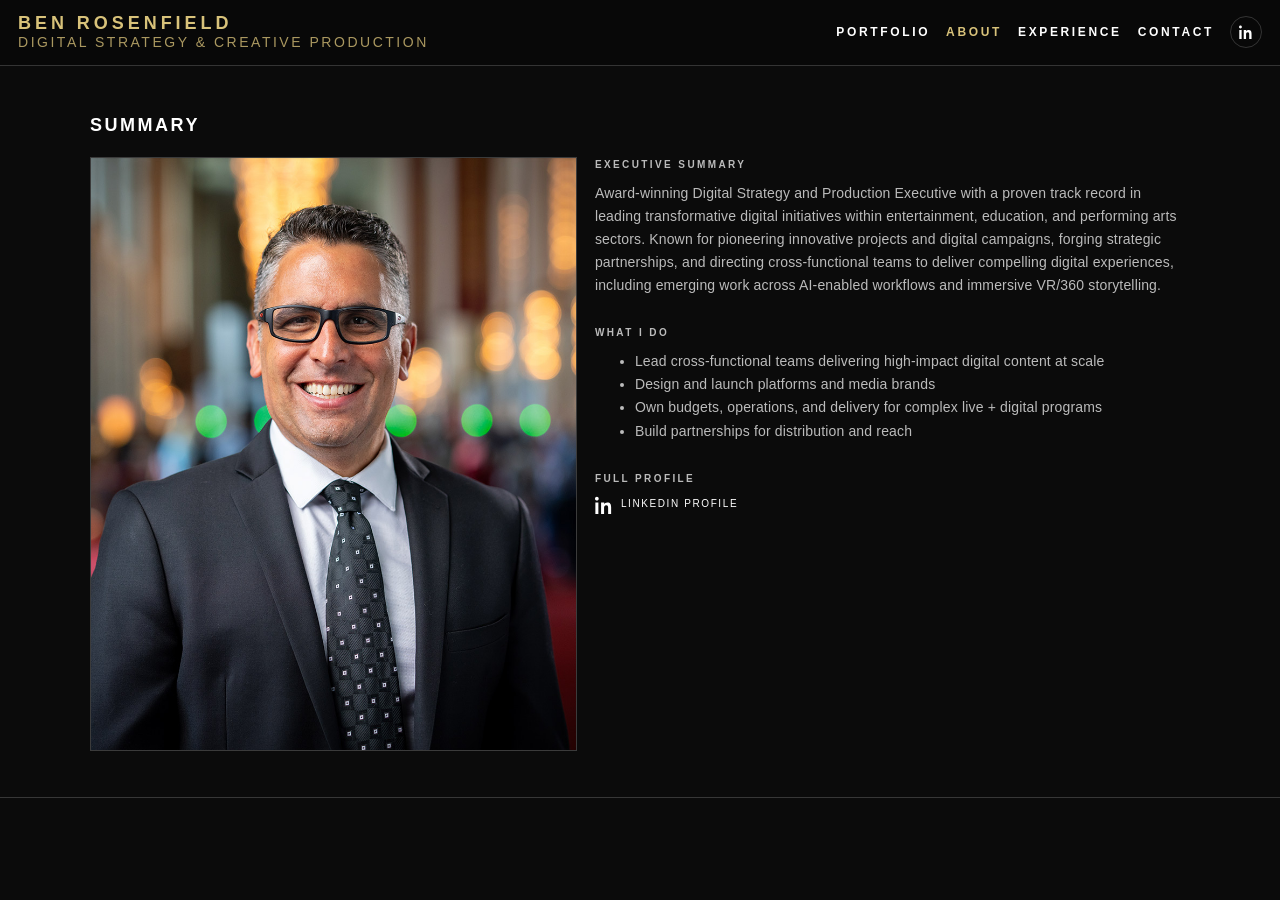
<file: about.html>
<!doctype html>
<html lang="en"><head>
<meta charset="utf-8"/><meta name="viewport" content="width=device-width, initial-scale=1"/><meta name="robots" content="noindex, nofollow"/>
<title>Ben Rosenfield — About</title><link rel="stylesheet" href="styles.css"/></head>
<body>
<a class="skip" href="#main">Skip to content</a>

  <header class="header">
    <div class="brandwrap">
      <a href="index.html" class="brand">BEN ROSENFIELD</a>
      <div class="tagline">Digital Strategy &amp; Creative Production</div>
    </div>
    <nav class="nav" aria-label="Primary">
      <a href="index.html">Portfolio</a>
      <a href="about.html" aria-current="page">About</a>
      <a href="experience.html">Experience</a>
      <a href="contact.html">Contact</a>
      <a href="https://www.linkedin.com/in/ben-r-7b629113b/" class="pill pill--icon" aria-label="LinkedIn"><svg aria-hidden="true" viewBox="0 0 24 24" focusable="false"><path d="M4.98 3.5C4.98 4.88 3.9 6 2.5 6S0 4.88 0 3.5 1.08 1 2.5 1s2.48 1.12 2.48 2.5zM0.5 8.5h4V24h-4V8.5zM8.5 8.5h3.8v2.1h.1c.5-1 1.9-2.1 4-2.1 4.3 0 5.1 2.8 5.1 6.5V24h-4v-7.5c0-1.8 0-4.1-2.5-4.1s-2.9 1.9-2.9 4V24h-4V8.5z"/></svg></a>
    </nav>
  </header>

<main id="main">
    <section class="section">
      <div class="section__head"><h2>Summary</h2></div>

      <div class="about-top">
        <div class="photo">
          <img src="images/headshot.jpg" alt="Ben Rosenfield photo placeholder" />
        </div>

        <div class="block">
          <h3>Executive Summary</h3>
          <p>
            Award-winning Digital Strategy and Production Executive with a proven track record in leading transformative digital initiatives within entertainment,
            education, and performing arts sectors. Known for pioneering innovative projects and digital campaigns, forging strategic partnerships, and directing
            cross-functional teams to deliver compelling digital experiences, including emerging work across AI-enabled workflows and immersive VR/360 storytelling.
          </p>
          <h3>What I do</h3>
          <ul>
            <li>Lead cross-functional teams delivering high-impact digital content at scale</li>
            <li>Design and launch platforms and media brands</li>
            <li>Own budgets, operations, and delivery for complex live + digital programs</li>
            <li>Build partnerships for distribution and reach</li>
          </ul>
          <h3>Full profile</h3>
          <p>
            <a class="linkedin-link" href="https://www.linkedin.com/in/ben-r-7b629113b/">
              <svg aria-hidden="true" viewBox="0 0 24 24" focusable="false">
                <path d="M4.98 3.5C4.98 4.88 3.9 6 2.5 6S0 4.88 0 3.5 1.08 1 2.5 1s2.48 1.12 2.48 2.5zM0.5 8.5h4V24h-4V8.5zM8.5 8.5h3.8v2.1h.1c.5-1 1.9-2.1 4-2.1 4.3 0 5.1 2.8 5.1 6.5V24h-4v-7.5c0-1.8 0-4.1-2.5-4.1s-2.9 1.9-2.9 4V24h-4V8.5z"/>
              </svg>
              <span>LinkedIn profile</span>
            </a>
          </p>
        </div>
      </div>
    </section>

</main>
</body></html>
</file>
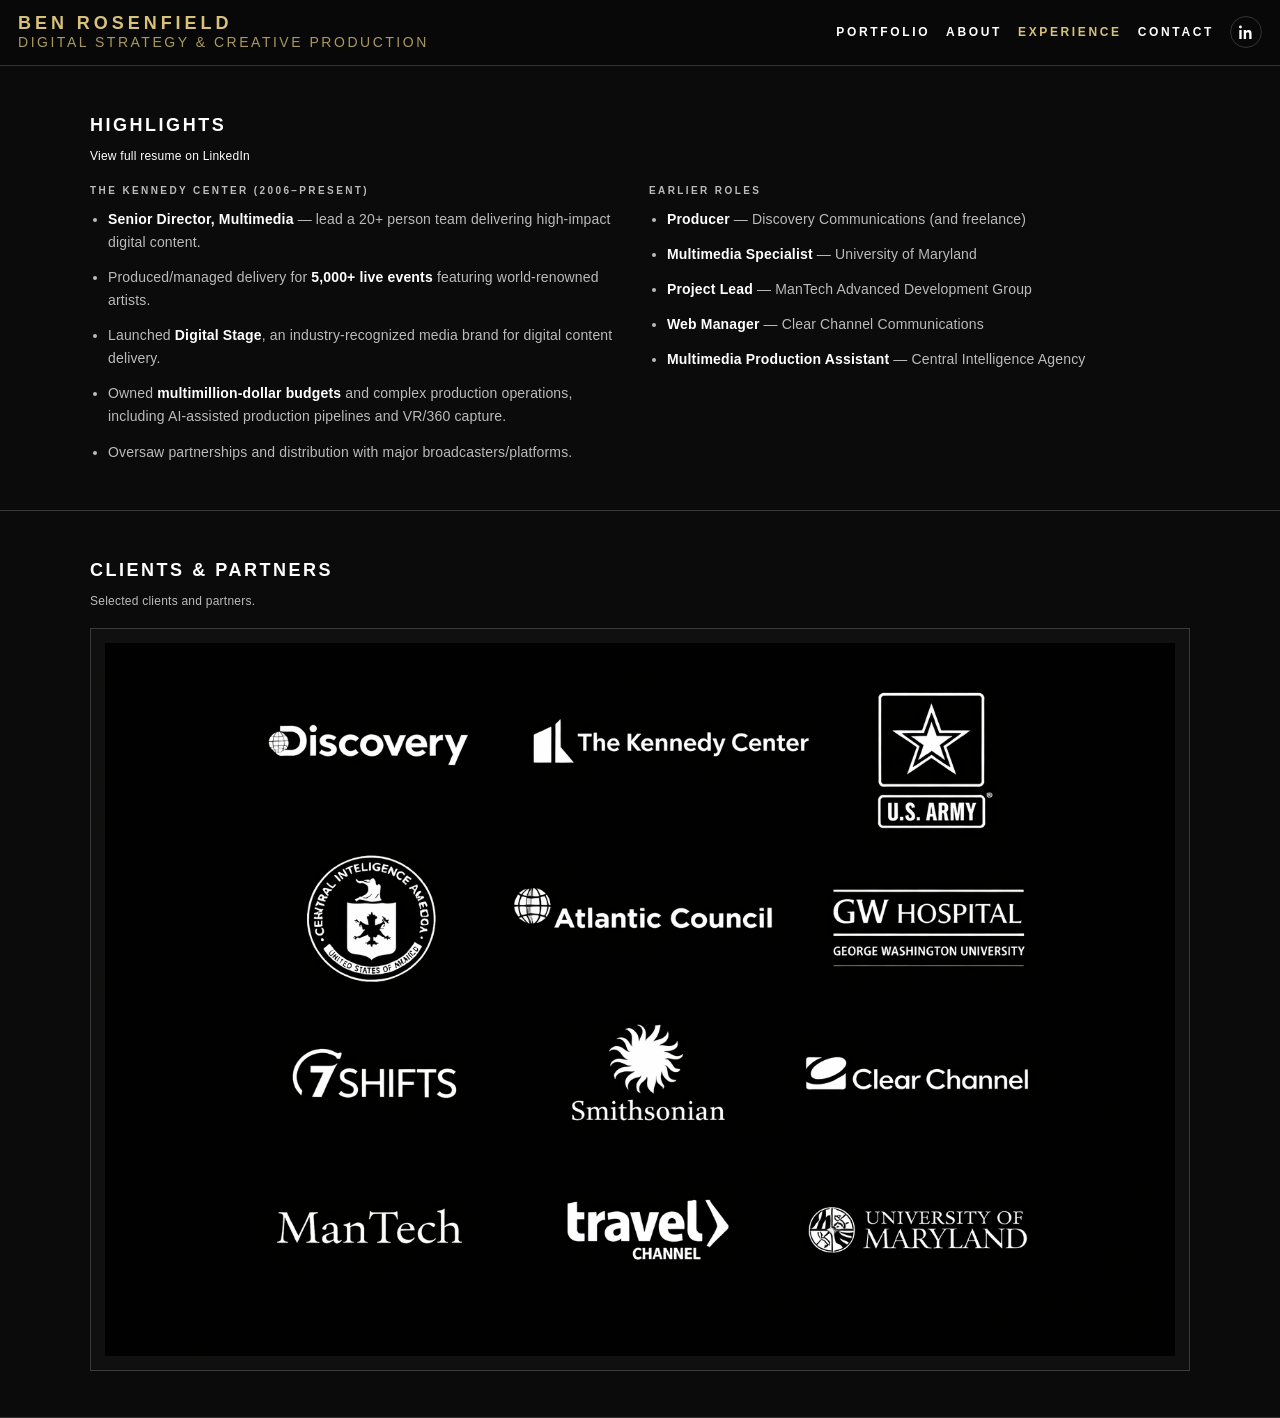
<file: experience.html>
<!doctype html>
<html lang="en"><head>
<meta charset="utf-8"/><meta name="viewport" content="width=device-width, initial-scale=1"/><meta name="robots" content="noindex, nofollow"/>
<title>Ben Rosenfield — Experience</title><link rel="stylesheet" href="styles.css"/></head>
<body>
<a class="skip" href="#main">Skip to content</a>

  <header class="header">
    <div class="brandwrap">
      <a href="index.html" class="brand">BEN ROSENFIELD</a>
      <div class="tagline">Digital Strategy &amp; Creative Production</div>
    </div>
    <nav class="nav" aria-label="Primary">
      <a href="index.html">Portfolio</a>
      <a href="about.html">About</a>
      <a href="experience.html" aria-current="page">Experience</a>
      <a href="contact.html">Contact</a>
      <a href="https://www.linkedin.com/in/ben-r-7b629113b/" class="pill pill--icon" aria-label="LinkedIn"><svg aria-hidden="true" viewBox="0 0 24 24" focusable="false"><path d="M4.98 3.5C4.98 4.88 3.9 6 2.5 6S0 4.88 0 3.5 1.08 1 2.5 1s2.48 1.12 2.48 2.5zM0.5 8.5h4V24h-4V8.5zM8.5 8.5h3.8v2.1h.1c.5-1 1.9-2.1 4-2.1 4.3 0 5.1 2.8 5.1 6.5V24h-4v-7.5c0-1.8 0-4.1-2.5-4.1s-2.9 1.9-2.9 4V24h-4V8.5z"/></svg></a>
    </nav>
  </header>

<main id="main">
  <section class="section">
    <div class="section__head">
      <h2>Highlights</h2>
      <p class="subhead"><a href="https://www.linkedin.com/in/ben-r-7b629113b/">View full resume on LinkedIn</a></p>
    </div>
    <div class="content content--two">
      <div class="panel">
        <h3>The Kennedy Center (2006–Present)</h3>
        <ul>
          <li><strong>Senior Director, Multimedia</strong> — lead a 20+ person team delivering high-impact digital content.</li>
          <li>Produced/managed delivery for <strong>5,000+ live events</strong> featuring world-renowned artists.</li>
          <li>Launched <strong>Digital Stage</strong>, an industry-recognized media brand for digital content delivery.</li>
          <li>Owned <strong>multimillion-dollar budgets</strong> and complex production operations, including AI-assisted production pipelines and VR/360 capture.</li>
          <li>Oversaw partnerships and distribution with major broadcasters/platforms.</li>
        </ul>
      </div>
      <div class="panel">
        <h3>Earlier roles</h3>
        <ul>
          <li><strong>Producer</strong> — Discovery Communications (and freelance)</li>
          <li><strong>Multimedia Specialist</strong> — University of Maryland</li>
          <li><strong>Project Lead</strong> — ManTech Advanced Development Group</li>
          <li><strong>Web Manager</strong> — Clear Channel Communications</li>
          <li><strong>Multimedia Production Assistant</strong> — Central Intelligence Agency</li>
        </ul>
      </div>
    </div>
  </section>

  <section class="section">
    <div class="section__head">
      <h2>Clients & Partners</h2>
      <p class="subhead">Selected clients and partners.</p>
    </div>
    
      <div style="max-width:var(--max);margin:0 auto;">
        <div style="border:1px solid var(--hair); background:rgba(255,255,255,.02); padding:14px;">
          <img src="images/clients.png" alt="Client and partner logos" style="width:100%; height:auto; display:block;" />
        </div>
      </div>
    
    </div>
  </section>
</main>
</body></html>
</file>
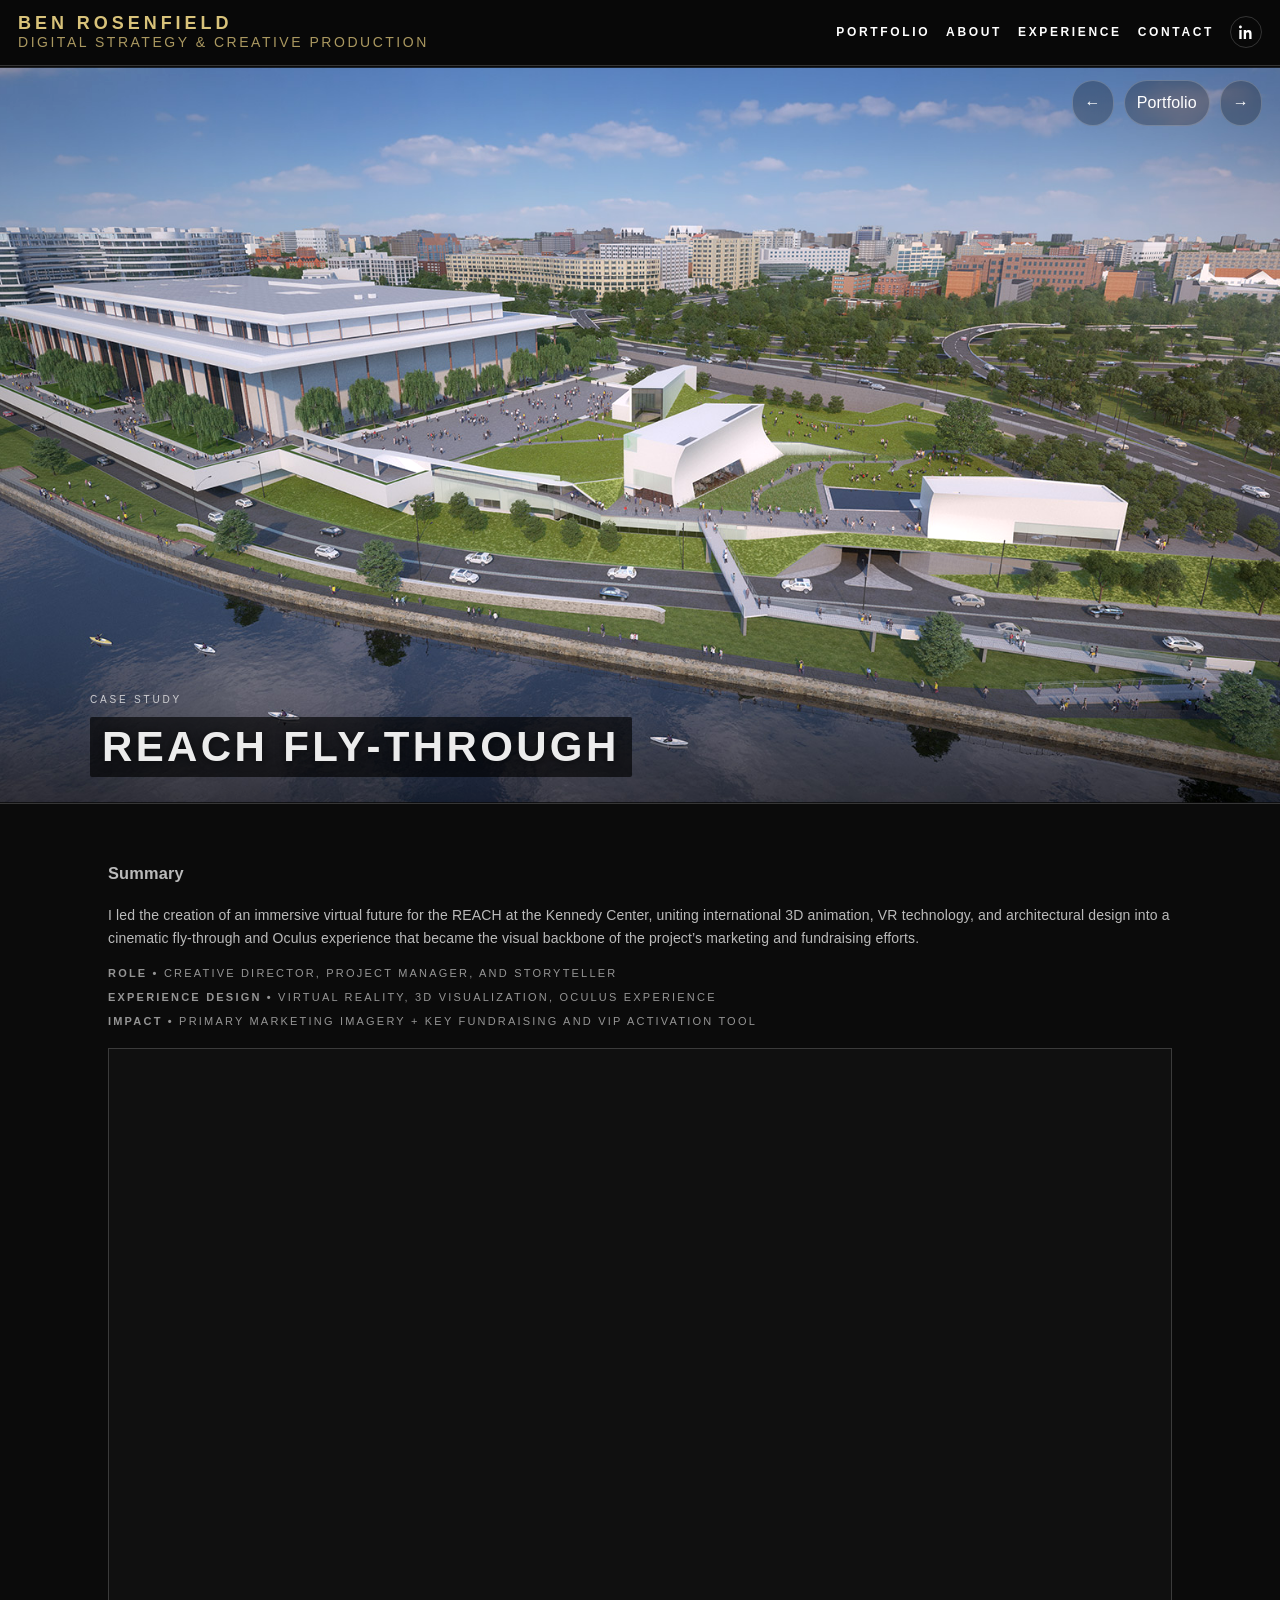
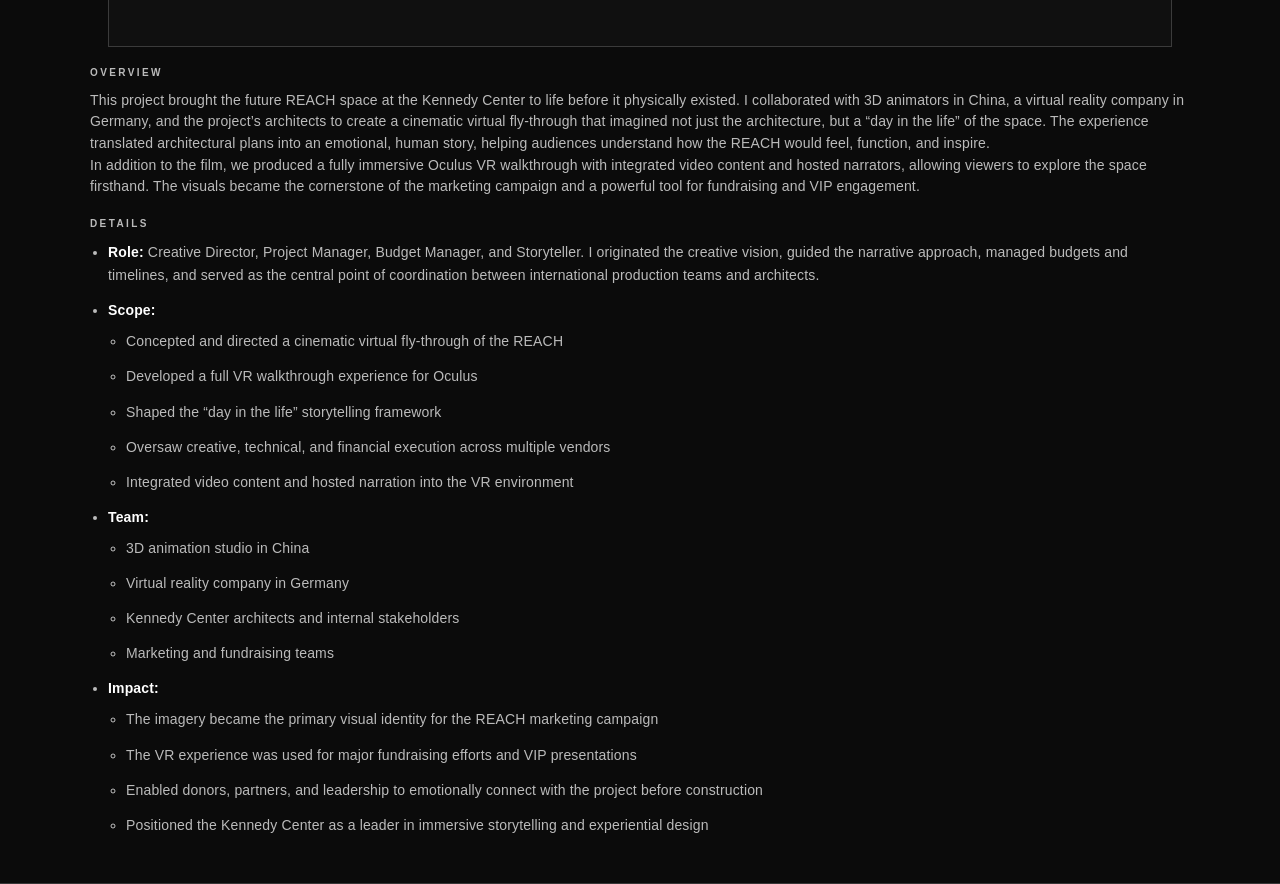
<file: project-1.html>
<!doctype html>
<html lang="en"><head>
<meta charset="utf-8"/><meta name="viewport" content="width=device-width, initial-scale=1"/><meta name="robots" content="noindex, nofollow"/>
<title>Ben Rosenfield — Reach Fly-through</title><link rel="stylesheet" href="styles.css"/></head>
<body>
<a class="skip" href="#main">Skip to content</a>

  <header class="header">
    <div class="brandwrap">
      <a href="index.html" class="brand">BEN ROSENFIELD</a>
      <div class="tagline">Digital Strategy &amp; Creative Production</div>
    </div>
    <nav class="nav" aria-label="Primary">
      <a href="index.html">Portfolio</a>
      <a href="about.html">About</a>
      <a href="experience.html">Experience</a>
      <a href="contact.html">Contact</a>
      <a href="https://www.linkedin.com/in/ben-r-7b629113b/" class="pill pill--icon" aria-label="LinkedIn"><svg aria-hidden="true" viewBox="0 0 24 24" focusable="false"><path d="M4.98 3.5C4.98 4.88 3.9 6 2.5 6S0 4.88 0 3.5 1.08 1 2.5 1s2.48 1.12 2.48 2.5zM0.5 8.5h4V24h-4V8.5zM8.5 8.5h3.8v2.1h.1c.5-1 1.9-2.1 4-2.1 4.3 0 5.1 2.8 5.1 6.5V24h-4v-7.5c0-1.8 0-4.1-2.5-4.1s-2.9 1.9-2.9 4V24h-4V8.5z"/></svg></a>
    </nav>
  </header>

<main id="main">
  
  <section class="cover-bleed">
    <div class="project-cover" aria-label="Project cover image">
      <img src="images/project-1.jpg" alt="Reach Fly-through cover" />
      <div class="cover-nav" aria-label="Project navigation">
        <a href="project-8.html" aria-label="Previous project">←</a>
        <a href="index.html" aria-label="Back to home">Portfolio</a>
        <a href="project-2.html" aria-label="Next project">→</a>
      </div>
      <div class="cover-inner">
        <div class="cover-max">
          <p class="cover-kicker">Case Study</p>
          <h1 class="cover-title"><span class="cover-title-box">Reach Fly-through</span></h1>
        </div>
      </div>
    </div>
  </section>
<section class="section" style="padding-top:22px;">
      <div class="project-meta">
        <h3>Summary</h3>
        <p>I led the creation of an immersive virtual future for the REACH at the Kennedy Center, uniting international 3D animation, VR technology, and architectural design into a cinematic fly-through and Oculus experience that became the visual backbone of the project’s marketing and fundraising efforts.</p>
        <div class="meta-row meta-row--stack">
          <span><strong>Role •</strong> Creative Director, Project Manager, and Storyteller</span>
          <span><strong>Experience Design •</strong> Virtual Reality, 3D Visualization, Oculus Experience</span>
          <span><strong>Impact •</strong> Primary marketing imagery + key fundraising and VIP activation tool</span>
        </div>
      
      <div class="embed">
        <div class="embed__frame">
          <iframe
            src="https://www.youtube.com/embed/8PKVQceFPK0"
            title="YouTube video player"
            loading="lazy"
            allow="accelerometer; autoplay; clipboard-write; encrypted-media; gyroscope; picture-in-picture; web-share"
            referrerpolicy="strict-origin-when-cross-origin"
            allowfullscreen
          ></iframe>
        </div>
      </div>
</div>

    <div class="project-body project-body--stack">
      <div class="panel">
        <h3>Overview</h3>
        <p>This project brought the future REACH space at the Kennedy Center to life before it physically existed. I collaborated with 3D animators in China, a virtual reality company in Germany, and the project’s architects to create a cinematic virtual fly-through that imagined not just the architecture, but a “day in the life” of the space. The experience translated architectural plans into an emotional, human story, helping audiences understand how the REACH would feel, function, and inspire.</p>
        <p>In addition to the film, we produced a fully immersive Oculus VR walkthrough with integrated video content and hosted narrators, allowing viewers to explore the space firsthand. The visuals became the cornerstone of the marketing campaign and a powerful tool for fundraising and VIP engagement.</p>
      </div>
      <div class="panel">
        <h3>Details</h3>
        <ul>
          <li><strong>Role:</strong> Creative Director, Project Manager, Budget Manager, and Storyteller. I originated the creative vision, guided the narrative approach, managed budgets and timelines, and served as the central point of coordination between international production teams and architects.</li>
          <li><strong>Scope:</strong>
            <ul>
              <li>Concepted and directed a cinematic virtual fly-through of the REACH</li>
              <li>Developed a full VR walkthrough experience for Oculus</li>
              <li>Shaped the “day in the life” storytelling framework</li>
              <li>Oversaw creative, technical, and financial execution across multiple vendors</li>
              <li>Integrated video content and hosted narration into the VR environment</li>
            </ul>
          </li>
          <li><strong>Team:</strong>
            <ul>
              <li>3D animation studio in China</li>
              <li>Virtual reality company in Germany</li>
              <li>Kennedy Center architects and internal stakeholders</li>
              <li>Marketing and fundraising teams</li>
            </ul>
          </li>
          <li><strong>Impact:</strong>
            <ul>
              <li>The imagery became the primary visual identity for the REACH marketing campaign</li>
              <li>The VR experience was used for major fundraising efforts and VIP presentations</li>
              <li>Enabled donors, partners, and leadership to emotionally connect with the project before construction</li>
              <li>Positioned the Kennedy Center as a leader in immersive storytelling and experiential design</li>
            </ul>
          </li>
        </ul>
      </div>
    </div>
  </section>
</main>
</body></html>
</file>
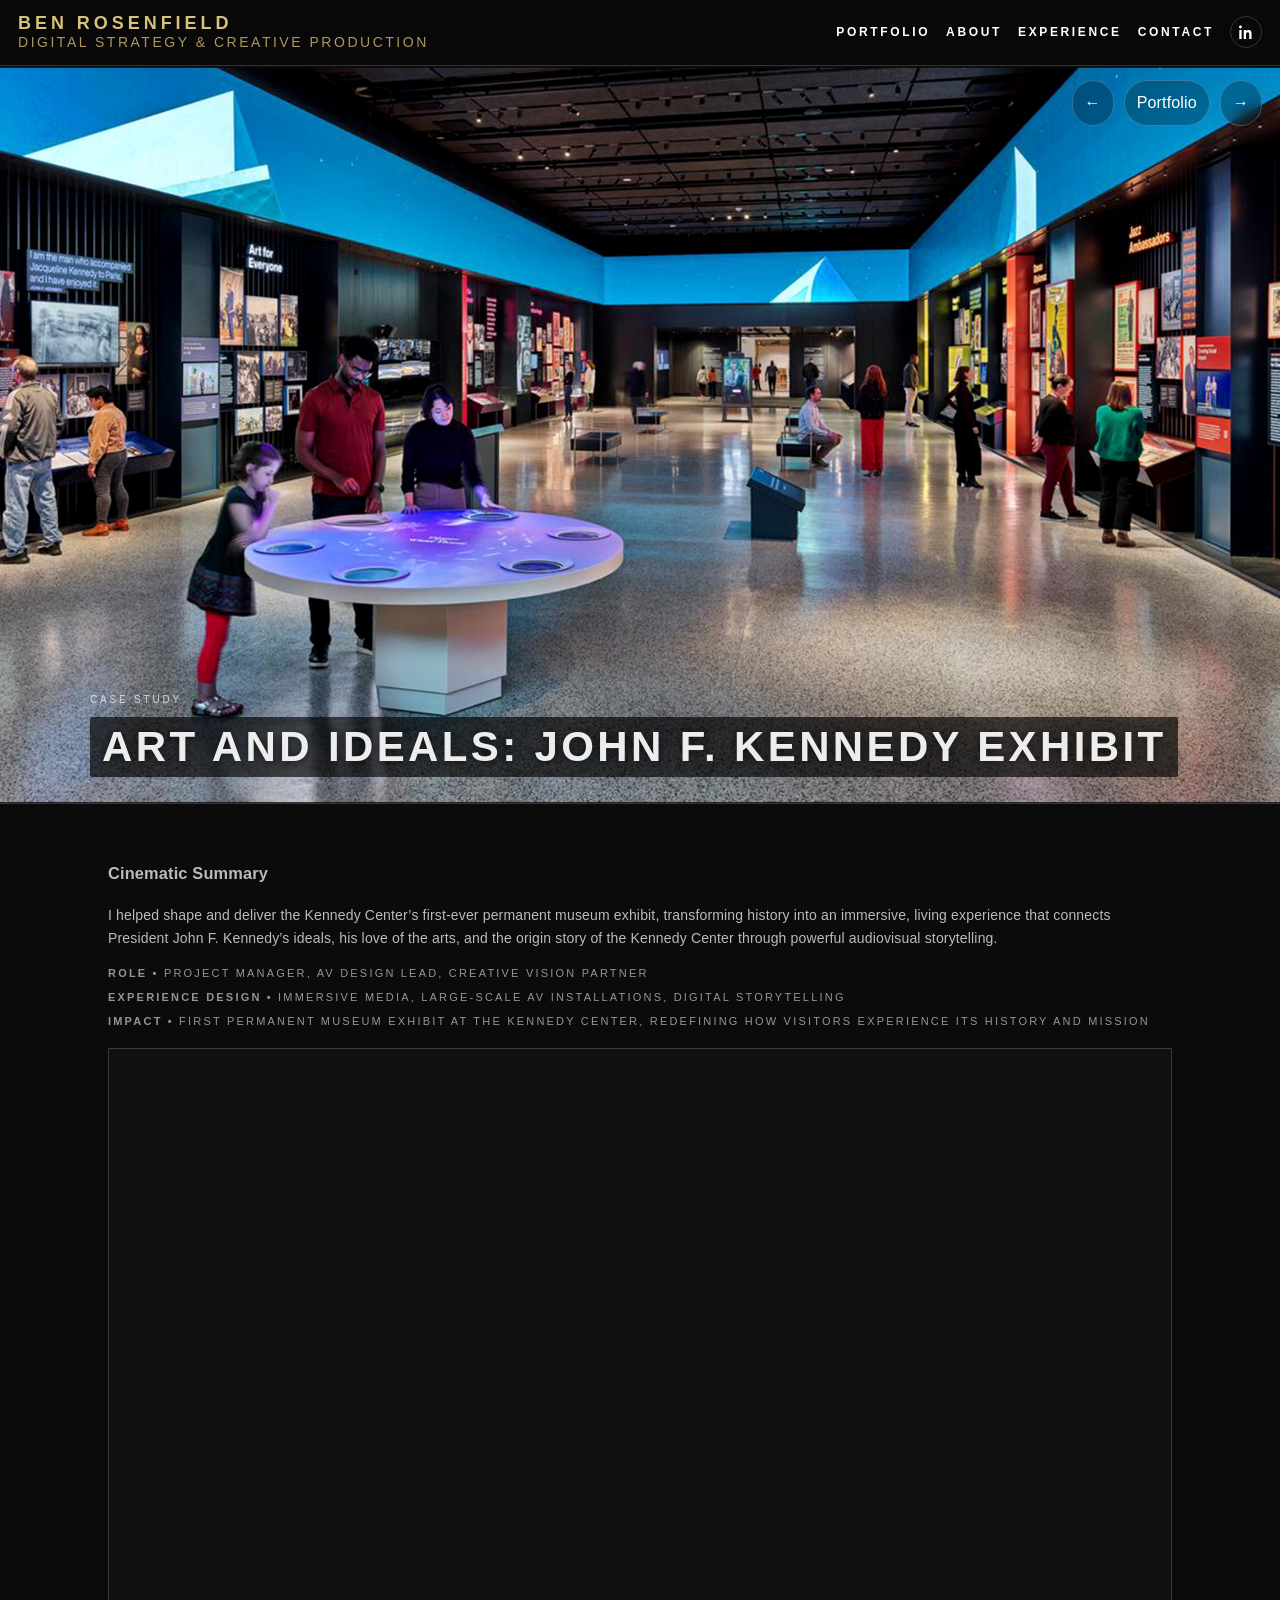
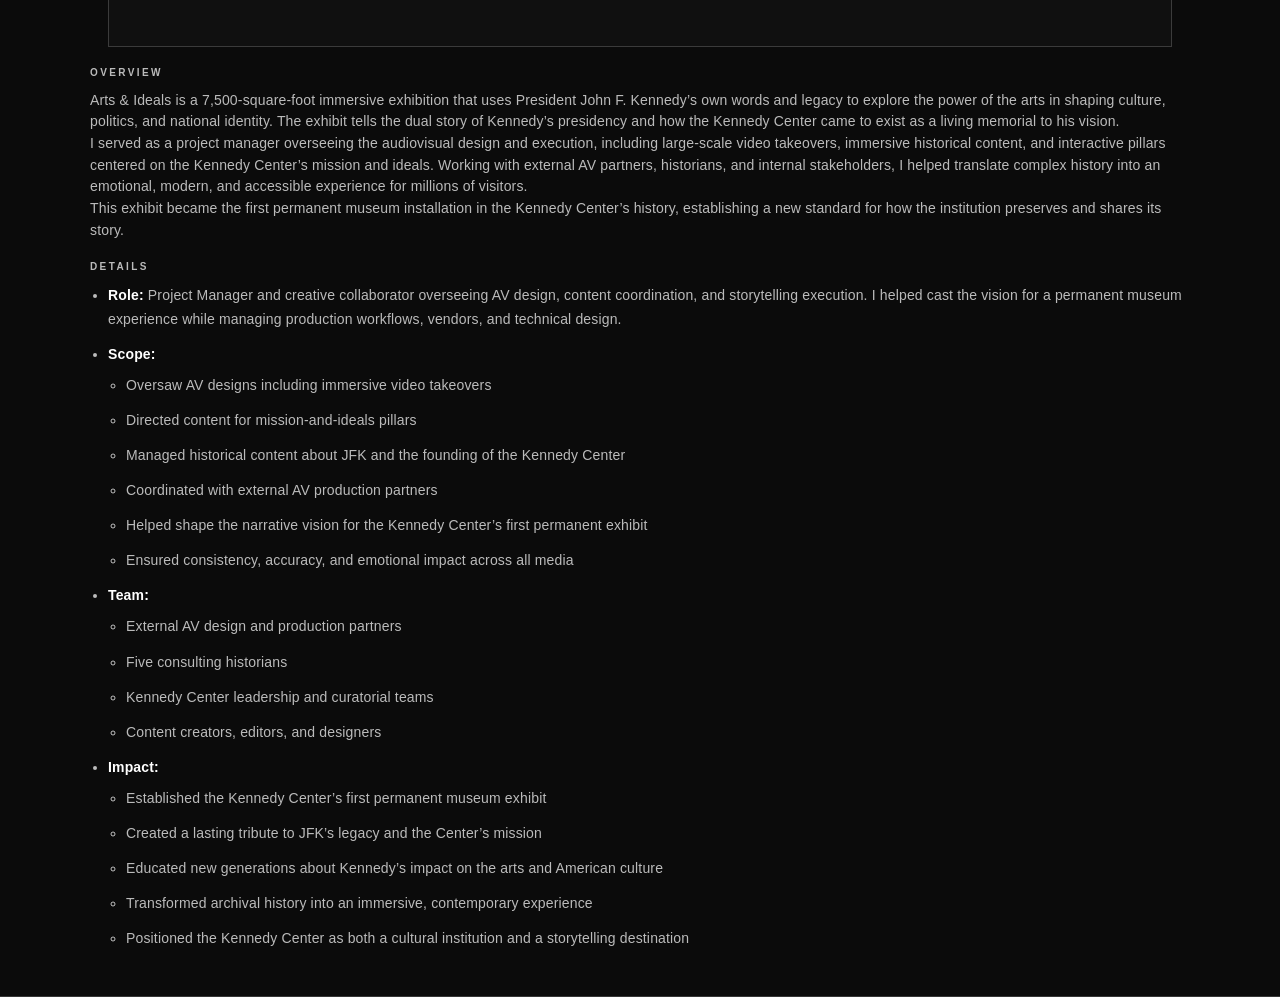
<file: project-2.html>
<!doctype html>
<html lang="en"><head>
<meta charset="utf-8"/><meta name="viewport" content="width=device-width, initial-scale=1"/><meta name="robots" content="noindex, nofollow"/>
<title>Ben Rosenfield — Art and Ideals: John F. Kennedy Exhibit</title><link rel="stylesheet" href="styles.css"/></head>
<body>
<a class="skip" href="#main">Skip to content</a>

  <header class="header">
    <div class="brandwrap">
      <a href="index.html" class="brand">BEN ROSENFIELD</a>
      <div class="tagline">Digital Strategy &amp; Creative Production</div>
    </div>
    <nav class="nav" aria-label="Primary">
      <a href="index.html">Portfolio</a>
      <a href="about.html">About</a>
      <a href="experience.html">Experience</a>
      <a href="contact.html">Contact</a>
      <a href="https://www.linkedin.com/in/ben-r-7b629113b/" class="pill pill--icon" aria-label="LinkedIn"><svg aria-hidden="true" viewBox="0 0 24 24" focusable="false"><path d="M4.98 3.5C4.98 4.88 3.9 6 2.5 6S0 4.88 0 3.5 1.08 1 2.5 1s2.48 1.12 2.48 2.5zM0.5 8.5h4V24h-4V8.5zM8.5 8.5h3.8v2.1h.1c.5-1 1.9-2.1 4-2.1 4.3 0 5.1 2.8 5.1 6.5V24h-4v-7.5c0-1.8 0-4.1-2.5-4.1s-2.9 1.9-2.9 4V24h-4V8.5z"/></svg></a>
    </nav>
  </header>

<main id="main">
  
  <section class="cover-bleed">
    <div class="project-cover" aria-label="Project cover image">
      <img src="images/project-2.jpg" alt="Art and Ideals: John F. Kennedy Exhibit cover" />
      <div class="cover-nav" aria-label="Project navigation">
        <a href="project-1.html" aria-label="Previous project">←</a>
        <a href="index.html" aria-label="Back to home">Portfolio</a>
        <a href="project-3.html" aria-label="Next project">→</a>
      </div>
      <div class="cover-inner">
        <div class="cover-max">
          <p class="cover-kicker">Case Study</p>
          <h1 class="cover-title"><span class="cover-title-box">Art and Ideals: John F. Kennedy Exhibit</span></h1>
        </div>
      </div>
    </div>
  </section>
<section class="section" style="padding-top:22px;">
      <div class="project-meta">
        <h3>Cinematic Summary</h3>
        <p>I helped shape and deliver the Kennedy Center’s first-ever permanent museum exhibit, transforming history into an immersive, living experience that connects President John F. Kennedy’s ideals, his love of the arts, and the origin story of the Kennedy Center through powerful audiovisual storytelling.</p>
        <div class="meta-row meta-row--stack">
          <span><strong>Role •</strong> Project Manager, AV Design Lead, Creative Vision Partner</span>
          <span><strong>Experience Design •</strong> Immersive Media, Large-Scale AV Installations, Digital Storytelling</span>
          <span><strong>Impact •</strong> First permanent museum exhibit at the Kennedy Center, redefining how visitors experience its history and mission</span>
        </div>
      
      <div class="embed">
        <div class="embed__frame">
          <iframe
            src="https://www.youtube.com/embed/775FDTDYkMM"
            title="YouTube video player"
            loading="lazy"
            allow="accelerometer; autoplay; clipboard-write; encrypted-media; gyroscope; picture-in-picture; web-share"
            referrerpolicy="strict-origin-when-cross-origin"
            allowfullscreen
          ></iframe>
        </div>
      </div>
</div>

    <div class="project-body project-body--stack">
      <div class="panel">
        <h3>Overview</h3>
        <p>Arts &amp; Ideals is a 7,500-square-foot immersive exhibition that uses President John F. Kennedy’s own words and legacy to explore the power of the arts in shaping culture, politics, and national identity. The exhibit tells the dual story of Kennedy’s presidency and how the Kennedy Center came to exist as a living memorial to his vision.</p>
        <p>I served as a project manager overseeing the audiovisual design and execution, including large-scale video takeovers, immersive historical content, and interactive pillars centered on the Kennedy Center’s mission and ideals. Working with external AV partners, historians, and internal stakeholders, I helped translate complex history into an emotional, modern, and accessible experience for millions of visitors.</p>
        <p>This exhibit became the first permanent museum installation in the Kennedy Center’s history, establishing a new standard for how the institution preserves and shares its story.</p>
      </div>
      <div class="panel">
        <h3>Details</h3>
        <ul>
          <li><strong>Role:</strong> Project Manager and creative collaborator overseeing AV design, content coordination, and storytelling execution. I helped cast the vision for a permanent museum experience while managing production workflows, vendors, and technical design.</li>
          <li><strong>Scope:</strong>
            <ul>
              <li>Oversaw AV designs including immersive video takeovers</li>
              <li>Directed content for mission-and-ideals pillars</li>
              <li>Managed historical content about JFK and the founding of the Kennedy Center</li>
              <li>Coordinated with external AV production partners</li>
              <li>Helped shape the narrative vision for the Kennedy Center’s first permanent exhibit</li>
              <li>Ensured consistency, accuracy, and emotional impact across all media</li>
            </ul>
          </li>
          <li><strong>Team:</strong>
            <ul>
              <li>External AV design and production partners</li>
              <li>Five consulting historians</li>
              <li>Kennedy Center leadership and curatorial teams</li>
              <li>Content creators, editors, and designers</li>
            </ul>
          </li>
          <li><strong>Impact:</strong>
            <ul>
              <li>Established the Kennedy Center’s first permanent museum exhibit</li>
              <li>Created a lasting tribute to JFK’s legacy and the Center’s mission</li>
              <li>Educated new generations about Kennedy’s impact on the arts and American culture</li>
              <li>Transformed archival history into an immersive, contemporary experience</li>
              <li>Positioned the Kennedy Center as both a cultural institution and a storytelling destination</li>
            </ul>
          </li>
        </ul>
      </div>
    </div>
  </section>
</main>
</body></html>
</file>
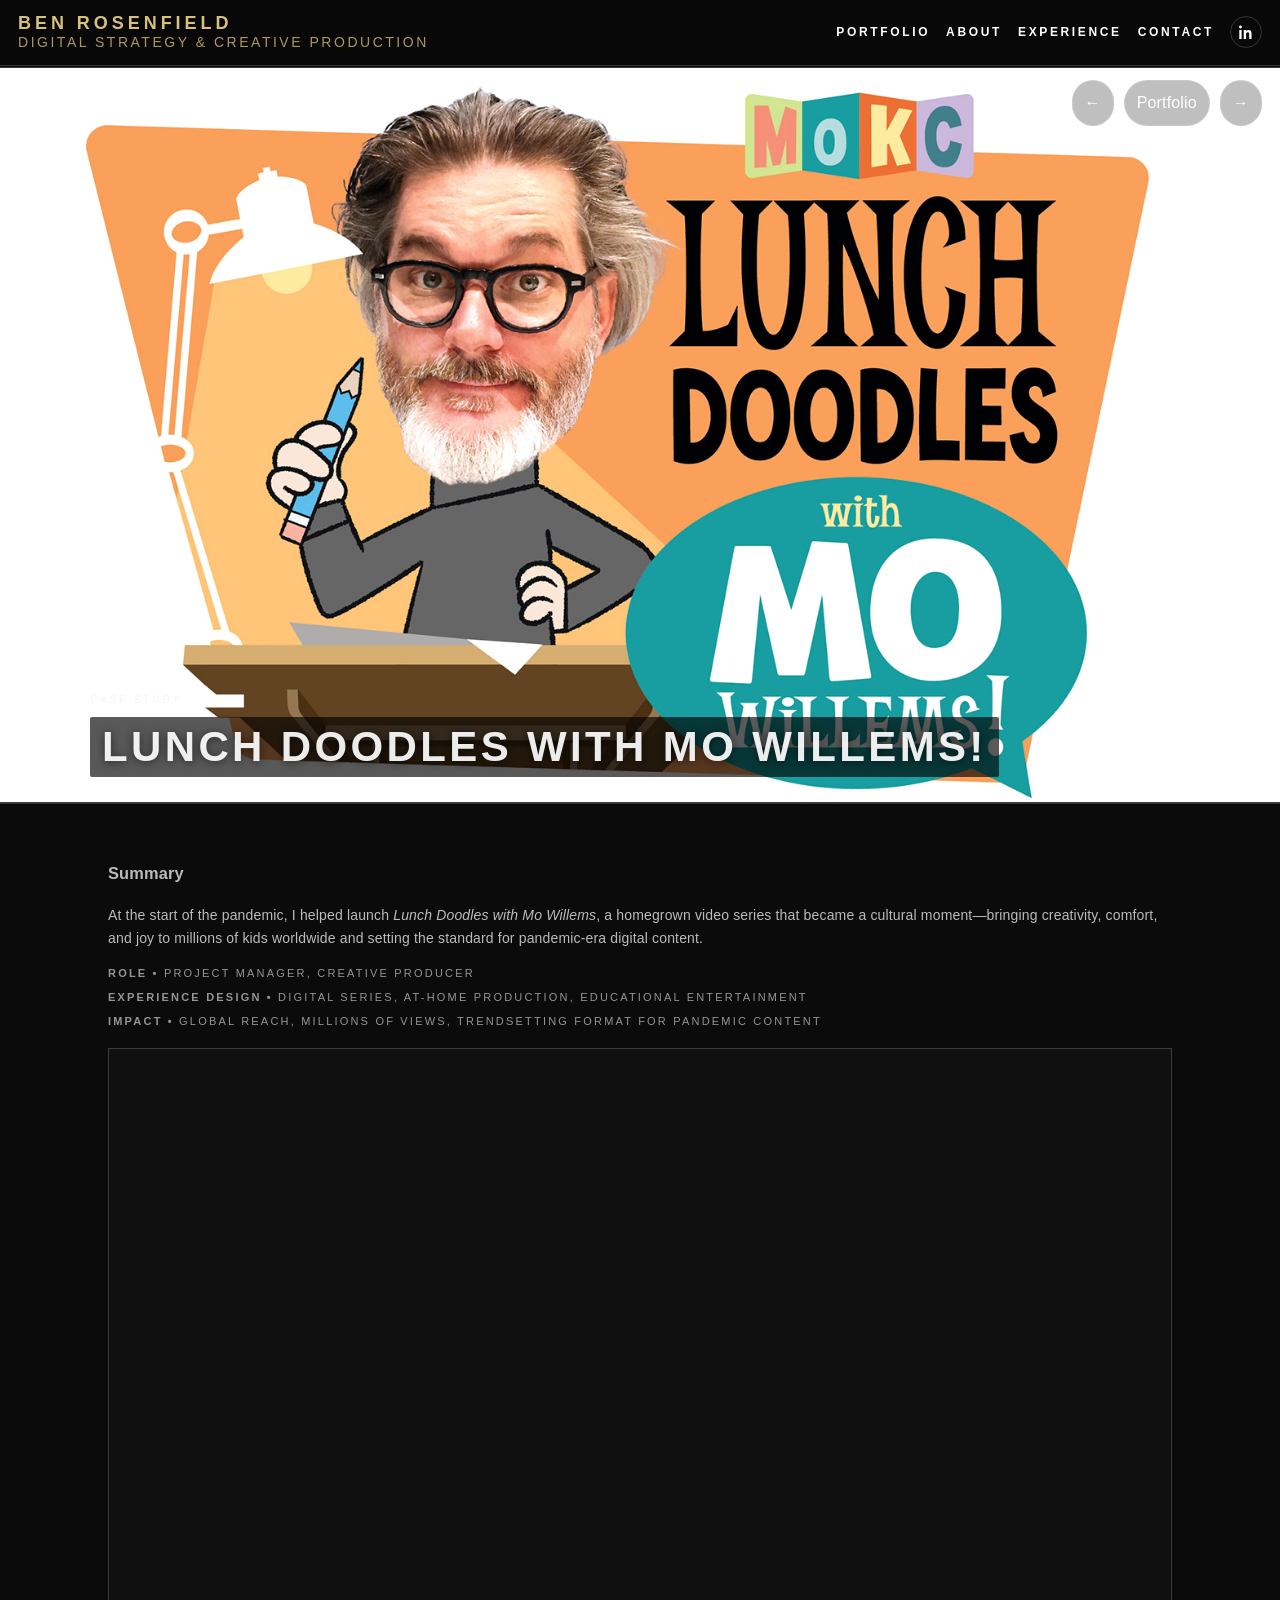
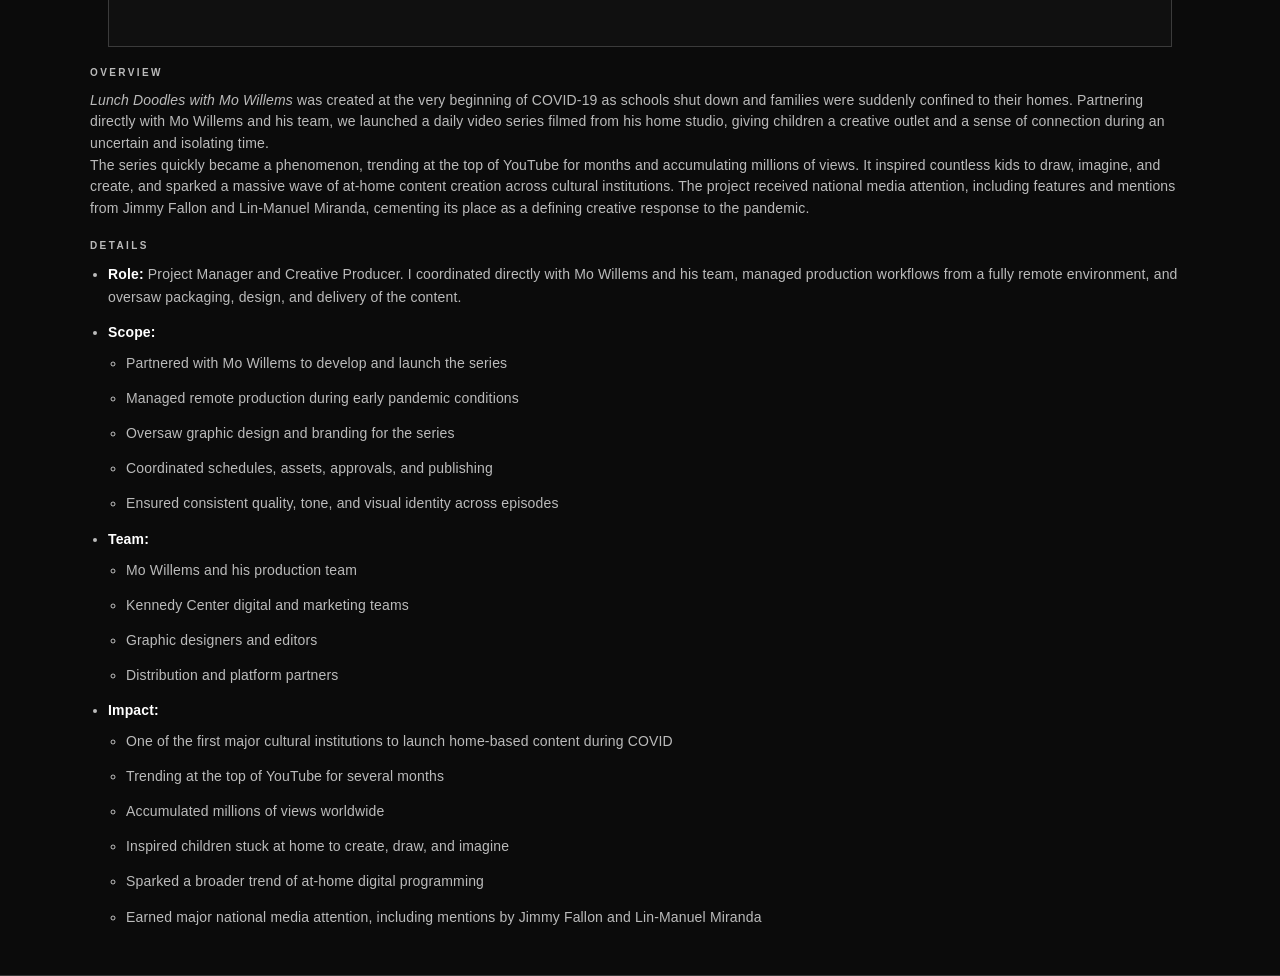
<file: project-3.html>
<!doctype html>
<html lang="en"><head>
<meta charset="utf-8"/><meta name="viewport" content="width=device-width, initial-scale=1"/><meta name="robots" content="noindex, nofollow"/>
<title>Ben Rosenfield — LUNCH DOODLES with Mo Willems!</title><link rel="stylesheet" href="styles.css"/></head>
<body>
<a class="skip" href="#main">Skip to content</a>

  <header class="header">
    <div class="brandwrap">
      <a href="index.html" class="brand">BEN ROSENFIELD</a>
      <div class="tagline">Digital Strategy &amp; Creative Production</div>
    </div>
    <nav class="nav" aria-label="Primary">
      <a href="index.html">Portfolio</a>
      <a href="about.html">About</a>
      <a href="experience.html">Experience</a>
      <a href="contact.html">Contact</a>
      <a href="https://www.linkedin.com/in/ben-r-7b629113b/" class="pill pill--icon" aria-label="LinkedIn"><svg aria-hidden="true" viewBox="0 0 24 24" focusable="false"><path d="M4.98 3.5C4.98 4.88 3.9 6 2.5 6S0 4.88 0 3.5 1.08 1 2.5 1s2.48 1.12 2.48 2.5zM0.5 8.5h4V24h-4V8.5zM8.5 8.5h3.8v2.1h.1c.5-1 1.9-2.1 4-2.1 4.3 0 5.1 2.8 5.1 6.5V24h-4v-7.5c0-1.8 0-4.1-2.5-4.1s-2.9 1.9-2.9 4V24h-4V8.5z"/></svg></a>
    </nav>
  </header>

<main id="main">
  
  <section class="cover-bleed">
    <div class="project-cover" aria-label="Project cover image">
      <img src="images/project-3.jpg" alt="LUNCH DOODLES with Mo Willems! cover" />
      <div class="cover-nav" aria-label="Project navigation">
        <a href="project-2.html" aria-label="Previous project">←</a>
        <a href="index.html" aria-label="Back to home">Portfolio</a>
        <a href="project-4.html" aria-label="Next project">→</a>
      </div>
      <div class="cover-inner">
        <div class="cover-max">
          <p class="cover-kicker">Case Study</p>
          <h1 class="cover-title"><span class="cover-title-box">LUNCH DOODLES with Mo Willems!</span></h1>
        </div>
      </div>
    </div>
  </section>
<section class="section" style="padding-top:22px;">
      <div class="project-meta">
        <h3>Summary</h3>
        <p>At the start of the pandemic, I helped launch <em>Lunch Doodles with Mo Willems</em>, a homegrown video series that became a cultural moment—bringing creativity, comfort, and joy to millions of kids worldwide and setting the standard for pandemic-era digital content.</p>
        <div class="meta-row meta-row--stack">
          <span><strong>Role •</strong> Project Manager, Creative Producer</span>
          <span><strong>Experience Design •</strong> Digital Series, At-Home Production, Educational Entertainment</span>
          <span><strong>Impact •</strong> Global reach, millions of views, trendsetting format for pandemic content</span>
        </div>
      
      <div class="embed">
        <div class="embed__frame">
          <iframe
            src="https://www.youtube.com/embed/R1P5nf_l2Uc"
            title="YouTube video player"
            loading="lazy"
            allow="accelerometer; autoplay; clipboard-write; encrypted-media; gyroscope; picture-in-picture; web-share"
            referrerpolicy="strict-origin-when-cross-origin"
            allowfullscreen
          ></iframe>
        </div>
      </div>
</div>

    <div class="project-body project-body--stack">
      <div class="panel">
        <h3>Overview</h3>
        <p><em>Lunch Doodles with Mo Willems</em> was created at the very beginning of COVID-19 as schools shut down and families were suddenly confined to their homes. Partnering directly with Mo Willems and his team, we launched a daily video series filmed from his home studio, giving children a creative outlet and a sense of connection during an uncertain and isolating time.</p>
        <p>The series quickly became a phenomenon, trending at the top of YouTube for months and accumulating millions of views. It inspired countless kids to draw, imagine, and create, and sparked a massive wave of at-home content creation across cultural institutions. The project received national media attention, including features and mentions from Jimmy Fallon and Lin-Manuel Miranda, cementing its place as a defining creative response to the pandemic.</p>
      </div>
      <div class="panel">
        <h3>Details</h3>
        <ul>
          <li><strong>Role:</strong> Project Manager and Creative Producer. I coordinated directly with Mo Willems and his team, managed production workflows from a fully remote environment, and oversaw packaging, design, and delivery of the content.</li>
          <li><strong>Scope:</strong>
            <ul>
              <li>Partnered with Mo Willems to develop and launch the series</li>
              <li>Managed remote production during early pandemic conditions</li>
              <li>Oversaw graphic design and branding for the series</li>
              <li>Coordinated schedules, assets, approvals, and publishing</li>
              <li>Ensured consistent quality, tone, and visual identity across episodes</li>
            </ul>
          </li>
          <li><strong>Team:</strong>
            <ul>
              <li>Mo Willems and his production team</li>
              <li>Kennedy Center digital and marketing teams</li>
              <li>Graphic designers and editors</li>
              <li>Distribution and platform partners</li>
            </ul>
          </li>
          <li><strong>Impact:</strong>
            <ul>
              <li>One of the first major cultural institutions to launch home-based content during COVID</li>
              <li>Trending at the top of YouTube for several months</li>
              <li>Accumulated millions of views worldwide</li>
              <li>Inspired children stuck at home to create, draw, and imagine</li>
              <li>Sparked a broader trend of at-home digital programming</li>
              <li>Earned major national media attention, including mentions by Jimmy Fallon and Lin-Manuel Miranda</li>
            </ul>
          </li>
        </ul>
      </div>
    </div>
  </section>
</main>
</body></html>
</file>
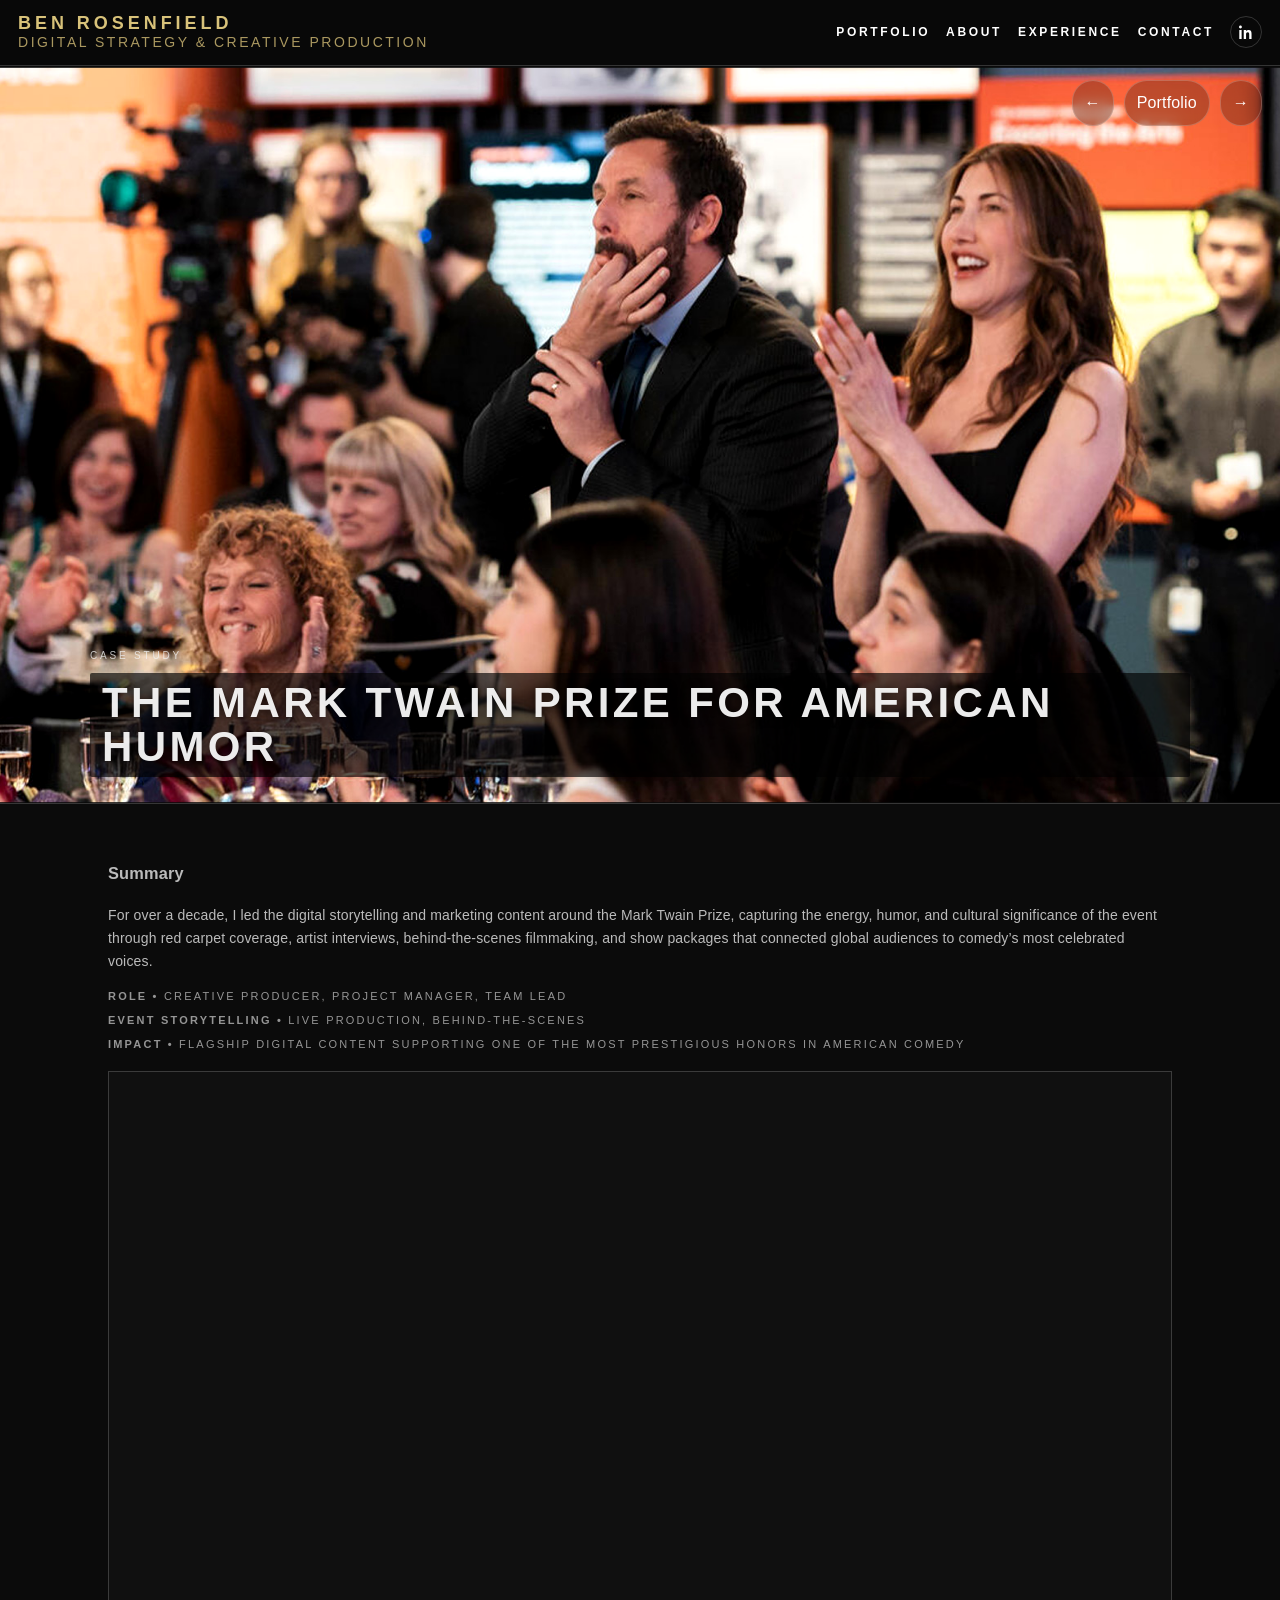
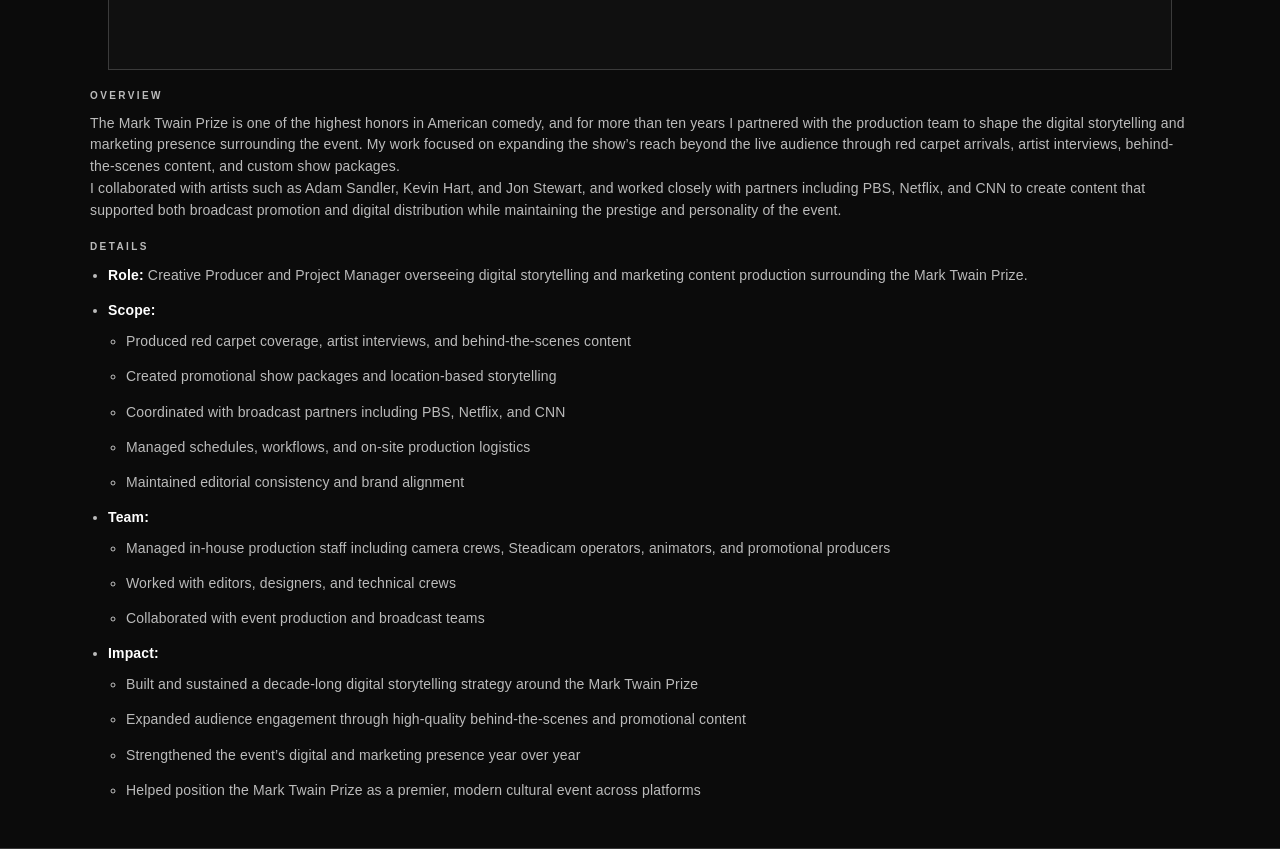
<file: project-4.html>
<!doctype html>
<html lang="en"><head>
<meta charset="utf-8"/><meta name="viewport" content="width=device-width, initial-scale=1"/><meta name="robots" content="noindex, nofollow"/>
<title>Ben Rosenfield — The Mark Twain Prize for American Humor</title><link rel="stylesheet" href="styles.css"/></head>
<body>
<a class="skip" href="#main">Skip to content</a>

  <header class="header">
    <div class="brandwrap">
      <a href="index.html" class="brand">BEN ROSENFIELD</a>
      <div class="tagline">Digital Strategy &amp; Creative Production</div>
    </div>
    <nav class="nav" aria-label="Primary">
      <a href="index.html">Portfolio</a>
      <a href="about.html">About</a>
      <a href="experience.html">Experience</a>
      <a href="contact.html">Contact</a>
      <a href="https://www.linkedin.com/in/ben-r-7b629113b/" class="pill pill--icon" aria-label="LinkedIn"><svg aria-hidden="true" viewBox="0 0 24 24" focusable="false"><path d="M4.98 3.5C4.98 4.88 3.9 6 2.5 6S0 4.88 0 3.5 1.08 1 2.5 1s2.48 1.12 2.48 2.5zM0.5 8.5h4V24h-4V8.5zM8.5 8.5h3.8v2.1h.1c.5-1 1.9-2.1 4-2.1 4.3 0 5.1 2.8 5.1 6.5V24h-4v-7.5c0-1.8 0-4.1-2.5-4.1s-2.9 1.9-2.9 4V24h-4V8.5z"/></svg></a>
    </nav>
  </header>

<main id="main">
  
  <section class="cover-bleed">
    <div class="project-cover" aria-label="Project cover image">
      <img src="images/project-4.jpg" alt="The Mark Twain Prize for American Humor cover" />
      <div class="cover-nav" aria-label="Project navigation">
        <a href="project-3.html" aria-label="Previous project">←</a>
        <a href="index.html" aria-label="Back to home">Portfolio</a>
        <a href="project-5.html" aria-label="Next project">→</a>
      </div>
      <div class="cover-inner">
        <div class="cover-max">
          <p class="cover-kicker">Case Study</p>
          <h1 class="cover-title"><span class="cover-title-box">The Mark Twain Prize for American Humor</span></h1>
        </div>
      </div>
    </div>
  </section>
<section class="section" style="padding-top:22px;">
      <div class="project-meta">
        <h3>Summary</h3>
        <p>For over a decade, I led the digital storytelling and marketing content around the Mark Twain Prize, capturing the energy, humor, and cultural significance of the event through red carpet coverage, artist interviews, behind-the-scenes filmmaking, and show packages that connected global audiences to comedy’s most celebrated voices.</p>
        <div class="meta-row meta-row--stack">
          <span><strong>Role •</strong> Creative Producer, Project Manager, Team Lead</span>
          <span><strong>Event Storytelling •</strong> Live Production, Behind-the-Scenes</span>
          <span><strong>Impact •</strong> Flagship digital content supporting one of the most prestigious honors in American comedy</span>
        </div>
      
      <div class="embed">
        <div class="embed__frame">
          <iframe
            src="https://www.youtube.com/embed/OZmWPsMsCG8"
            title="YouTube video player"
            loading="lazy"
            allow="accelerometer; autoplay; clipboard-write; encrypted-media; gyroscope; picture-in-picture; web-share"
            referrerpolicy="strict-origin-when-cross-origin"
            allowfullscreen
          ></iframe>
        </div>
      </div>
</div>

    <div class="project-body project-body--stack">
      <div class="panel">
        <h3>Overview</h3>
        <p>The Mark Twain Prize is one of the highest honors in American comedy, and for more than ten years I partnered with the production team to shape the digital storytelling and marketing presence surrounding the event. My work focused on expanding the show’s reach beyond the live audience through red carpet arrivals, artist interviews, behind-the-scenes content, and custom show packages.</p>
        <p>I collaborated with artists such as Adam Sandler, Kevin Hart, and Jon Stewart, and worked closely with partners including PBS, Netflix, and CNN to create content that supported both broadcast promotion and digital distribution while maintaining the prestige and personality of the event.</p>
      </div>
      <div class="panel">
        <h3>Details</h3>
        <ul>
          <li><strong>Role:</strong> Creative Producer and Project Manager overseeing digital storytelling and marketing content production surrounding the Mark Twain Prize.</li>
          <li><strong>Scope:</strong>
            <ul>
              <li>Produced red carpet coverage, artist interviews, and behind-the-scenes content</li>
              <li>Created promotional show packages and location-based storytelling</li>
              <li>Coordinated with broadcast partners including PBS, Netflix, and CNN</li>
              <li>Managed schedules, workflows, and on-site production logistics</li>
              <li>Maintained editorial consistency and brand alignment</li>
            </ul>
          </li>
          <li><strong>Team:</strong>
            <ul>
              <li>Managed in-house production staff including camera crews, Steadicam operators, animators, and promotional producers</li>
              <li>Worked with editors, designers, and technical crews</li>
              <li>Collaborated with event production and broadcast teams</li>
            </ul>
          </li>
          <li><strong>Impact:</strong>
            <ul>
              <li>Built and sustained a decade-long digital storytelling strategy around the Mark Twain Prize</li>
              <li>Expanded audience engagement through high-quality behind-the-scenes and promotional content</li>
              <li>Strengthened the event’s digital and marketing presence year over year</li>
              <li>Helped position the Mark Twain Prize as a premier, modern cultural event across platforms</li>
            </ul>
          </li>
        </ul>
      </div>
    </div>
  </section>
</main>
</body></html>
</file>
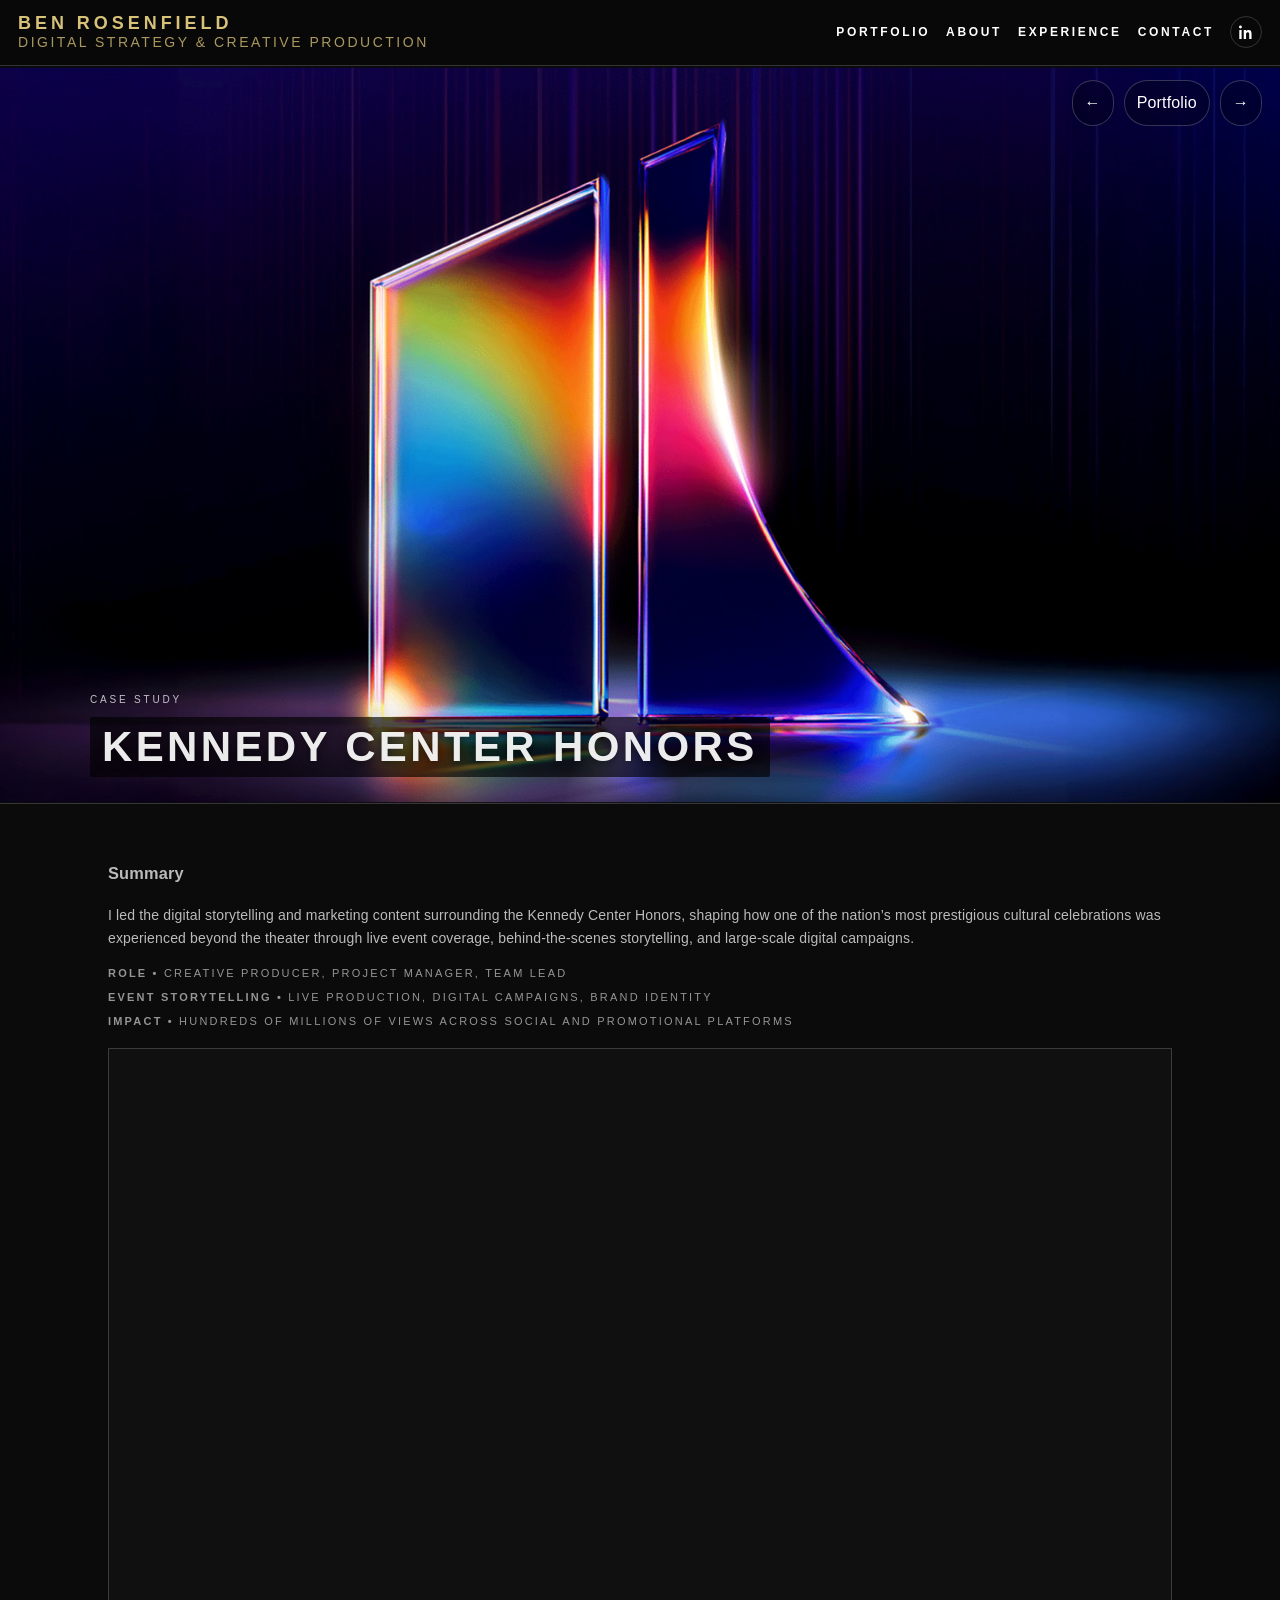
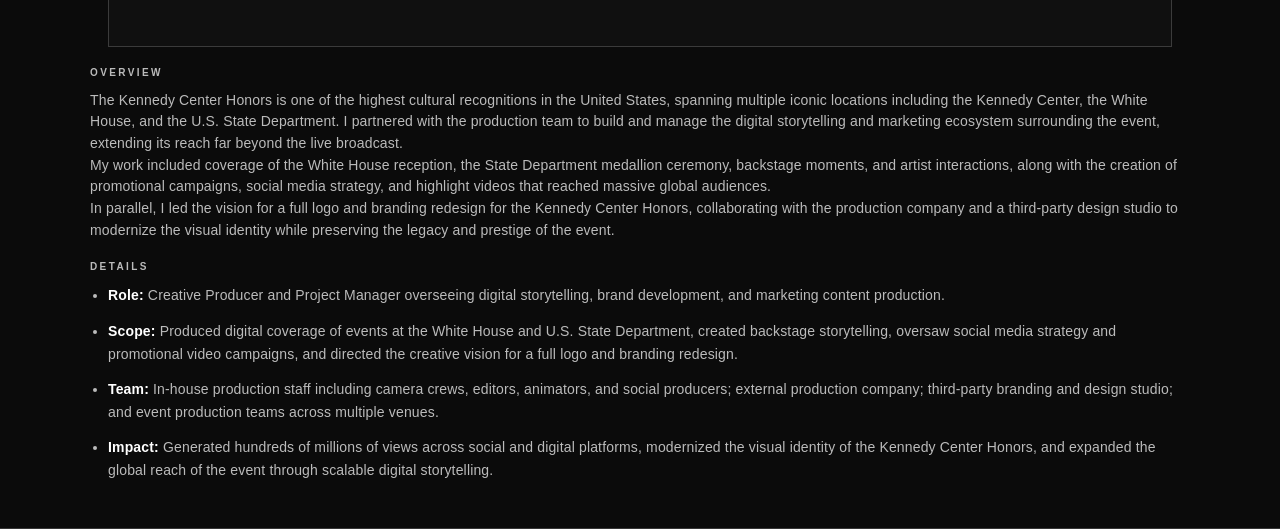
<file: project-6..html>
<!doctype html>
<html lang="en"><head>
<meta charset="utf-8"/><meta name="viewport" content="width=device-width, initial-scale=1"/><meta name="robots" content="noindex, nofollow"/>
<title>Ben Rosenfield — Kennedy Center Honors</title><link rel="stylesheet" href="styles.css"/></head>
<body>
<a class="skip" href="#main">Skip to content</a>

  <header class="header">
    <div class="brandwrap">
      <a href="index.html" class="brand">BEN ROSENFIELD</a>
      <div class="tagline">Digital Strategy &amp; Creative Production</div>
    </div>
    <nav class="nav" aria-label="Primary">
      <a href="index.html">Portfolio</a>
      <a href="about.html">About</a>
      <a href="experience.html">Experience</a>
      <a href="contact.html">Contact</a>
      <a href="https://www.linkedin.com/in/brosenfield/" class="pill pill--icon" aria-label="LinkedIn"><svg aria-hidden="true" viewBox="0 0 24 24" focusable="false"><path d="M4.98 3.5C4.98 4.88 3.9 6 2.5 6S0 4.88 0 3.5 1.08 1 2.5 1s2.48 1.12 2.48 2.5zM0.5 8.5h4V24h-4V8.5zM8.5 8.5h3.8v2.1h.1c.5-1 1.9-2.1 4-2.1 4.3 0 5.1 2.8 5.1 6.5V24h-4v-7.5c0-1.8 0-4.1-2.5-4.1s-2.9 1.9-2.9 4V24h-4V8.5z"/></svg></a>
    </nav>
  </header>

<main id="main">
  
  <section class="cover-bleed">
    <div class="project-cover" aria-label="Project cover image">
      <img src="images/project-6.jpg" alt="Kennedy Center Honors cover" />
      <div class="cover-nav" aria-label="Project navigation">
        <a href="project-5.html" aria-label="Previous project">←</a>
        <a href="index.html" aria-label="Back to home">Portfolio</a>
        <a href="project-7.html" aria-label="Next project">→</a>
      </div>
      <div class="cover-inner">
        <div class="cover-max">
          <p class="cover-kicker">Case Study</p>
          <h1 class="cover-title"><span class="cover-title-box">Kennedy Center Honors</span></h1>
        </div>
      </div>
    </div>
  </section>
<section class="section" style="padding-top:22px;">
      <div class="project-meta">
        <h3>Summary</h3>
        <p>I led the digital storytelling and marketing content surrounding the Kennedy Center Honors, shaping how one of the nation’s most prestigious cultural celebrations was experienced beyond the theater through live event coverage, behind-the-scenes storytelling, and large-scale digital campaigns.</p>
        <div class="meta-row meta-row--stack">
          <span><strong>Role •</strong> Creative Producer, Project Manager, Team Lead</span>
          <span><strong>Event Storytelling •</strong> Live Production, Digital Campaigns, Brand Identity</span>
          <span><strong>Impact •</strong> Hundreds of millions of views across social and promotional platforms</span>
        </div>
      
      <div class="embed">
        <div class="embed__frame">
          <iframe
            src="https://www.youtube.com/embed/rbUZBGkKO9M"
            title="YouTube video player"
            loading="lazy"
            allow="accelerometer; autoplay; clipboard-write; encrypted-media; gyroscope; picture-in-picture; web-share"
            referrerpolicy="strict-origin-when-cross-origin"
            allowfullscreen
          ></iframe>
        </div>
      </div>
</div>

    <div class="project-body project-body--stack">
      <div class="panel">
        <h3>Overview</h3>
        <p>The Kennedy Center Honors is one of the highest cultural recognitions in the United States, spanning multiple iconic locations including the Kennedy Center, the White House, and the U.S. State Department. I partnered with the production team to build and manage the digital storytelling and marketing ecosystem surrounding the event, extending its reach far beyond the live broadcast.</p>
        <p>My work included coverage of the White House reception, the State Department medallion ceremony, backstage moments, and artist interactions, along with the creation of promotional campaigns, social media strategy, and highlight videos that reached massive global audiences.</p>
        <p>In parallel, I led the vision for a full logo and branding redesign for the Kennedy Center Honors, collaborating with the production company and a third-party design studio to modernize the visual identity while preserving the legacy and prestige of the event.</p>
      </div>
      <div class="panel">
        <h3>Details</h3>
        <ul>
          <li><strong>Role:</strong> Creative Producer and Project Manager overseeing digital storytelling, brand development, and marketing content production.</li>
          <li><strong>Scope:</strong> Produced digital coverage of events at the White House and U.S. State Department, created backstage storytelling, oversaw social media strategy and promotional video campaigns, and directed the creative vision for a full logo and branding redesign.</li>
          <li><strong>Team:</strong> In-house production staff including camera crews, editors, animators, and social producers; external production company; third-party branding and design studio; and event production teams across multiple venues.</li>
          <li><strong>Impact:</strong> Generated hundreds of millions of views across social and digital platforms, modernized the visual identity of the Kennedy Center Honors, and expanded the global reach of the event through scalable digital storytelling.</li>
        </ul>
      </div>
    </div>
  </section>
</main>
</body></html>
</file>
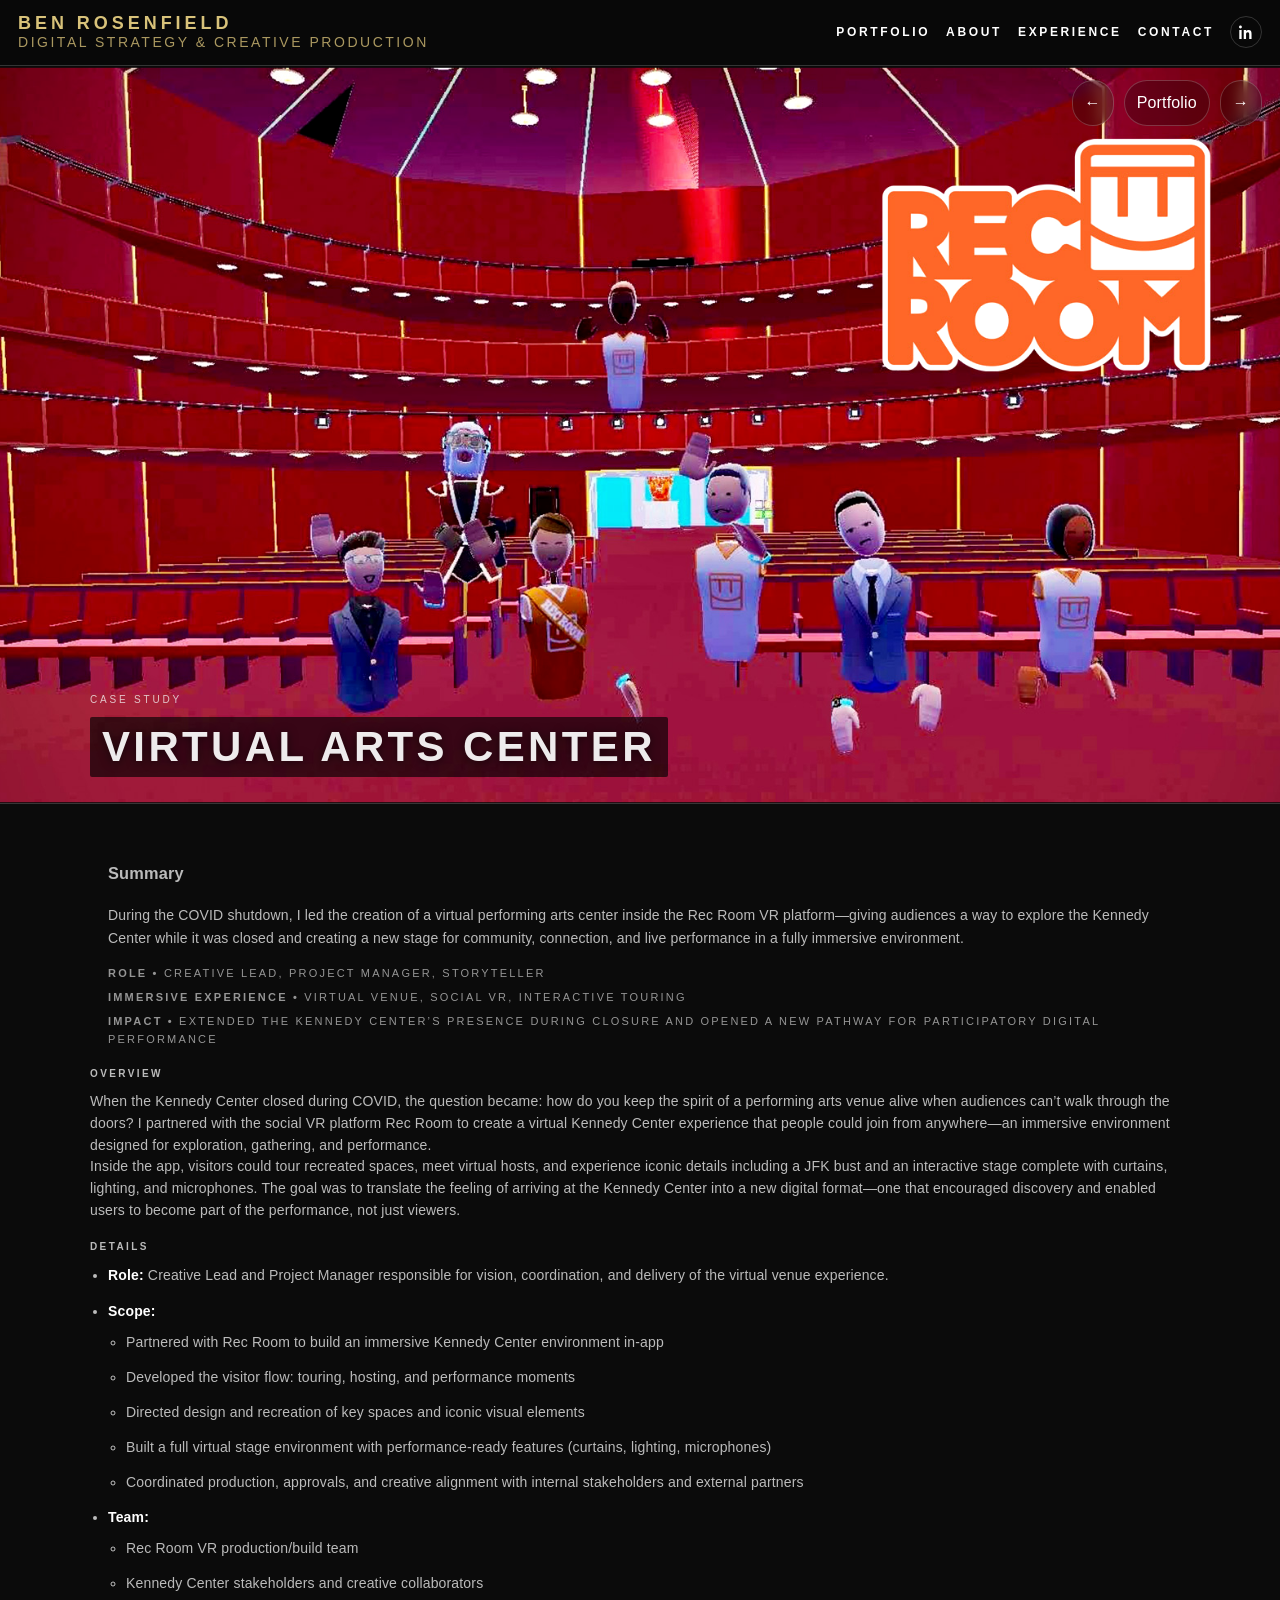
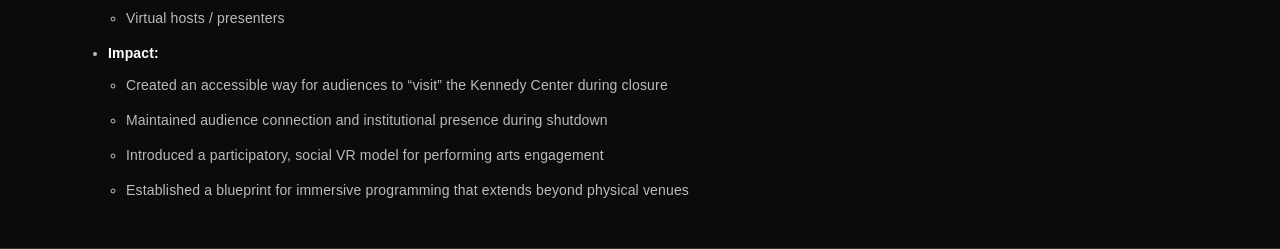
<file: project-8.html>
<!doctype html>
<html lang="en"><head>
<meta charset="utf-8"/><meta name="viewport" content="width=device-width, initial-scale=1"/><meta name="robots" content="noindex, nofollow"/>
<title>Ben Rosenfield — Virtual Arts Center</title><link rel="stylesheet" href="styles.css"/></head>
<body>
<a class="skip" href="#main">Skip to content</a>

  <header class="header">
    <div class="brandwrap">
      <a href="index.html" class="brand">BEN ROSENFIELD</a>
      <div class="tagline">Digital Strategy &amp; Creative Production</div>
    </div>
    <nav class="nav" aria-label="Primary">
      <a href="index.html">Portfolio</a>
      <a href="about.html">About</a>
      <a href="experience.html">Experience</a>
      <a href="contact.html">Contact</a>
      <a href="https://www.linkedin.com/in/ben-r-7b629113b/" class="pill pill--icon" aria-label="LinkedIn"><svg aria-hidden="true" viewBox="0 0 24 24" focusable="false"><path d="M4.98 3.5C4.98 4.88 3.9 6 2.5 6S0 4.88 0 3.5 1.08 1 2.5 1s2.48 1.12 2.48 2.5zM0.5 8.5h4V24h-4V8.5zM8.5 8.5h3.8v2.1h.1c.5-1 1.9-2.1 4-2.1 4.3 0 5.1 2.8 5.1 6.5V24h-4v-7.5c0-1.8 0-4.1-2.5-4.1s-2.9 1.9-2.9 4V24h-4V8.5z"/></svg></a>
    </nav>
  </header>

<main id="main">
  
  <section class="cover-bleed">
    <div class="project-cover" aria-label="Project cover image">
      <img src="images/project-8.jpg" alt="Virtual Arts Center cover" />
      <div class="cover-nav" aria-label="Project navigation">
        <a href="project-7.html" aria-label="Previous project">←</a>
        <a href="index.html" aria-label="Back to home">Portfolio</a>
        <a href="project-1.html" aria-label="Next project">→</a>
      </div>
      <div class="cover-inner">
        <div class="cover-max">
          <p class="cover-kicker">Case Study</p>
          <h1 class="cover-title"><span class="cover-title-box">Virtual Arts Center</span></h1>
        </div>
      </div>
    </div>
  </section>
<section class="section" style="padding-top:22px;">
      <div class="project-meta">
        <h3>Summary</h3>
        <p>During the COVID shutdown, I led the creation of a virtual performing arts center inside the Rec Room VR platform—giving audiences a way to explore the Kennedy Center while it was closed and creating a new stage for community, connection, and live performance in a fully immersive environment.</p>
        <div class="meta-row meta-row--stack">
          <span><strong>Role •</strong> Creative Lead, Project Manager, Storyteller</span>
          <span><strong>Immersive Experience •</strong> Virtual Venue, Social VR, Interactive Touring</span>
          <span><strong>Impact •</strong> Extended the Kennedy Center’s presence during closure and opened a new pathway for participatory digital performance</span>
        </div>
</div>

    <div class="project-body project-body--stack">
      <div class="panel">
        <h3>Overview</h3>
        <p>When the Kennedy Center closed during COVID, the question became: how do you keep the spirit of a performing arts venue alive when audiences can’t walk through the doors? I partnered with the social VR platform Rec Room to create a virtual Kennedy Center experience that people could join from anywhere—an immersive environment designed for exploration, gathering, and performance.</p>
        <p>Inside the app, visitors could tour recreated spaces, meet virtual hosts, and experience iconic details including a JFK bust and an interactive stage complete with curtains, lighting, and microphones. The goal was to translate the feeling of arriving at the Kennedy Center into a new digital format—one that encouraged discovery and enabled users to become part of the performance, not just viewers.</p>
      </div>
      <div class="panel">
        <h3>Details</h3>
        <ul>
          <li><strong>Role:</strong> Creative Lead and Project Manager responsible for vision, coordination, and delivery of the virtual venue experience.</li>
          <li><strong>Scope:</strong>
            <ul>
              <li>Partnered with Rec Room to build an immersive Kennedy Center environment in-app</li>
              <li>Developed the visitor flow: touring, hosting, and performance moments</li>
              <li>Directed design and recreation of key spaces and iconic visual elements</li>
              <li>Built a full virtual stage environment with performance-ready features (curtains, lighting, microphones)</li>
              <li>Coordinated production, approvals, and creative alignment with internal stakeholders and external partners</li>
            </ul>
          </li>
          <li><strong>Team:</strong>
            <ul>
              <li>Rec Room VR production/build team</li>
              <li>Kennedy Center stakeholders and creative collaborators</li>
              <li>Virtual hosts / presenters</li>
            </ul>
          </li>
          <li><strong>Impact:</strong>
            <ul>
              <li>Created an accessible way for audiences to “visit” the Kennedy Center during closure</li>
              <li>Maintained audience connection and institutional presence during shutdown</li>
              <li>Introduced a participatory, social VR model for performing arts engagement</li>
              <li>Established a blueprint for immersive programming that extends beyond physical venues</li>
            </ul>
          </li>
        </ul>
      </div>
    </div>
  </section>
</main>
</body></html>
</file>
<file: styles.css>
:root{
  --bg:#0b0b0b; --fg:#ffffff; --muted:rgba(255,255,255,.72); --hair:rgba(255,255,255,.18); --max:1100px;
}
*{box-sizing:border-box}
html{scroll-behavior:smooth}
body{
  margin:0;
  background:var(--bg);
  color:var(--fg);
  font-family:"Suisse Int'l","Helvetica Neue",Helvetica,Arial,sans-serif;
  line-height:1.5;
  font-weight:400;
  letter-spacing:.01em;
}
a{color:var(--fg);text-decoration:none}
a:hover{opacity:.9}
.skip{position:absolute;left:-999px;top:auto;width:1px;height:1px;overflow:hidden}
.skip:focus{left:16px;top:16px;width:auto;height:auto;padding:10px 12px;background:#fff;color:#000;z-index:9999}
.header{position:sticky;top:0;z-index:10;display:flex;align-items:center;justify-content:space-between;gap:18px;padding:14px 18px;border-bottom:1px solid var(--hair);background:rgba(8,8,8,.9);backdrop-filter:blur(10px)}
.brandwrap{display:flex;flex-direction:column;gap:2px}
.brand{font-weight:600;letter-spacing:.22em;text-transform:uppercase;font-size:18px;line-height:1;color:#d8c27a}
.tagline{color:rgba(216,194,122,.78);font-size:14px;letter-spacing:.18em;text-transform:uppercase;line-height:1.2}
.nav{display:flex;gap:16px;flex-wrap:wrap;align-items:center}
.nav a{font-size:12px;letter-spacing:.22em;text-transform:uppercase;color:var(--fg);font-weight:700}
.nav a:hover{color:rgba(255,255,255,.85)}
.nav a[aria-current="page"]{color:#d8c27a}
.nav .pill{border:1px solid var(--hair);padding:8px 10px;border-radius:999px}
.nav .pill--icon{display:inline-flex;align-items:center;justify-content:center;padding:8px;width:32px;height:32px}
.nav .pill--icon svg{width:14px;height:14px;fill:currentColor}
.hero{padding:34px 18px 18px;border-bottom:1px solid var(--hair)}
.hero__inner{max-width:none;margin:0}
.hero h1{margin:0;font-size:42px;letter-spacing:.02em;font-weight:600}
.hero__sub{margin:8px 0 0;color:var(--muted);font-size:13px;max-width:none;letter-spacing:.02em}
.section{padding:46px 18px;border-bottom:1px solid var(--hair)}
.section--flush{padding-top:0}
.section__head{max-width:var(--max);margin:0 auto 18px}
.section h2{margin:0;font-size:18px;font-weight:600;letter-spacing:.14em;text-transform:uppercase}
.subhead{margin:8px 0 0;color:var(--muted);max-width:80ch;letter-spacing:.02em;font-size:12px}
.bleed{width:100vw;margin-left:calc(50% - 50vw);margin-right:calc(50% - 50vw)}
.grid{display:grid;grid-template-columns:repeat(2,1fr);gap:2px;background:var(--hair)}
@media (max-width: 700px){.grid{grid-template-columns:1fr} .hero h1{font-size:44px}}}

.card{display:block;background:rgba(255,255,255,.02)}
.card__media{aspect-ratio:16/9;overflow:hidden;position:relative;background:linear-gradient(135deg,rgba(255,255,255,.06),rgba(255,255,255,.02))}
.card__media img{width:100%;height:100%;object-fit:cover;transform:scale(1.02);transition:transform .35s ease,opacity .35s ease,filter .35s ease;opacity:.92;filter:saturate(.9) contrast(1.02)}
.card:hover .card__media img{transform:scale(1.06);opacity:1;filter:saturate(1) contrast(1.06)}
.overlay{
  position:absolute;
  left:14px;
  bottom:14px;
  width:fit-content;
  max-width:calc(100% - 28px);
  font-size:12px;
  font-weight:700;
  font-family:"Space Grotesk","Suisse Int'l","Helvetica Neue",Helvetica,Arial,sans-serif;
  letter-spacing:.22em;
  text-transform:uppercase;
  color:rgba(255,255,255,.92);
  text-shadow:0 1px 10px rgba(0,0,0,.6);
  background:rgba(0,0,0,.65);
  padding:8px 10px;
  border-radius:2px;
}
.card__title{padding:14px 18px 16px;font-size:12px;letter-spacing:.14em;text-transform:uppercase;border-top:1px solid var(--hair);color:var(--muted)}
.card:hover .card__title{color:var(--fg)}
.project-hero{padding:40px 18px 18px;border-bottom:1px solid var(--hair)}
.project-hero__inner{max-width:var(--max);margin:0 auto;display:flex;justify-content:space-between;gap:18px;flex-wrap:wrap;align-items:flex-end}
.project-hero h1{margin:0;font-size:28px;font-weight:600;letter-spacing:.06em;text-transform:uppercase}
.project-nav{display:flex;gap:10px;align-items:center}
.arrow{border:1px solid var(--hair);padding:10px 12px;border-radius:999px;color:var(--fg)}
.arrow:hover{background:rgba(255,255,255,.06)}
.project-media{max-width:var(--max);margin:18px auto 0;border:1px solid var(--hair);background:rgba(255,255,255,.02);aspect-ratio:16/9;overflow:hidden}
.project-media img{width:100%;height:100%;object-fit:cover;display:block}
.project-body{max-width:var(--max);margin:18px auto 0;display:grid;grid-template-columns:1.2fr .8fr;gap:18px}
.project-body--stack{grid-template-columns:1fr}
@media (max-width: 900px){.project-body{grid-template-columns:1fr}}
.panel{border:none;background:transparent;padding:0}
.panel h3{margin:0 0 10px;font-size:10px;letter-spacing:.24em;text-transform:uppercase;color:var(--muted);font-weight:700}
.panel p{margin:0;color:var(--muted);font-size:14px;line-height:1.55}
.panel ul{margin:10px 0 0;padding-left:18px;color:var(--muted);font-size:14px;line-height:1.65}
.panel ul > li{margin-top:12px}
.panel ul > li:first-child{margin-top:0}
.panel ul ul{margin-top:8px}
.panel strong{color:var(--fg)}
.about-wrap{max-width:var(--max);margin:0 auto;display:grid;grid-template-columns:.9fr 1.1fr;gap:18px;align-items:start}
.about-top .block h3:not(:first-child){margin-top:28px}
@media (max-width: 900px){.about-wrap{grid-template-columns:1fr}}
.photo{border:1px solid var(--hair);background:rgba(255,255,255,.02);overflow:hidden}
.photo img{width:100%;height:auto;display:block}
.block{border:none;background:transparent;padding:0}
.block h3{margin:0 0 10px;font-size:10px;letter-spacing:.24em;text-transform:uppercase;color:var(--muted);font-weight:700}
.block p{margin:0;color:var(--muted);font-size:14px;line-height:1.65}
.block ul{margin:10px 0 0;color:var(--muted);font-size:14px;line-height:1.65}
.linkedin-link{display:inline-flex;align-items:center;gap:8px;color:var(--fg);letter-spacing:.16em;text-transform:uppercase;font-size:10px}
.linkedin-link svg{width:18px;height:18px;fill:currentColor}
.logo-grid{display:grid;grid-template-columns:repeat(4,1fr);gap:10px}
@media (max-width: 900px){.logo-grid{grid-template-columns:repeat(3,1fr)}}
@media (max-width: 600px){.logo-grid{grid-template-columns:repeat(2,1fr)}}
.logo{border:1px solid var(--hair);background:rgba(255,255,255,.02);aspect-ratio:16/9;display:grid;place-items:center;overflow:hidden}
.logo img{max-width:80%;max-height:70%;opacity:.9;filter:grayscale(10%) contrast(1.05)}
.form{max-width:var(--max);margin:0 auto;border:none;padding:0;background:transparent}
.field{display:grid;gap:6px;margin-bottom:12px}
label{color:var(--muted);font-size:10px;letter-spacing:.22em;text-transform:uppercase}
input,textarea{width:100%;background:rgba(255,255,255,.02);border:1px solid var(--hair);color:var(--fg);padding:12px 12px;font-size:14px;outline:none}
input:focus,textarea:focus{border-color:rgba(242,242,242,.35)}
textarea{min-height:140px;resize:vertical}
.actions{display:flex;gap:12px;flex-wrap:wrap;align-items:center}
button{background:rgba(255,255,255,.10);border:1px solid rgba(255,255,255,.22);color:var(--fg);padding:12px 14px;letter-spacing:.20em;text-transform:uppercase;font-size:10px;cursor:pointer}
button:hover{background:rgba(255,255,255,.14)}
.footer{padding:18px;display:flex;justify-content:space-between;gap:18px;flex-wrap:wrap;color:var(--muted)}
.footer a{color:var(--muted)}

.content{max-width:var(--max);margin:0 auto;display:grid;gap:18px}
.content--two{grid-template-columns:1fr 1fr}
@media (max-width: 900px){.content--two{grid-template-columns:1fr}}
.rule{border-top:1px solid var(--hair); margin:0}


/* GoodFight-style project cover */
.cover-bleed{width:100vw;margin-left:calc(50% - 50vw);margin-right:calc(50% - 50vw)}
.project-cover{
  position:relative;
  height:min(82vh, 820px);
  border-bottom:1px solid var(--hair);
  overflow:hidden;
  background: #0a0a0a;
}
.project-cover img{
  position:absolute; inset:0;
  width:100%; height:100%;
  object-fit:contain;
  transform:scale(1.02);
  filter:saturate(.95) contrast(1.05);
}
.project-cover::after{
  content:"";
  position:absolute; inset:0;
  background:none;
}
.cover-inner{
  position:relative;
  height:100%;
  display:flex;
  flex-direction:column;
  justify-content:flex-end;
  padding:22px 18px 26px;
}
.cover-max{max-width:var(--max); margin:0 auto; width:100%}
.cover-kicker{
  color:rgba(242,242,242,.78);
  font-size:10px;
  letter-spacing:.28em;
  text-transform:uppercase;
  margin:0 0 10px;
}
.cover-title{
  margin:0;
  font-size:42px;
  font-weight:600;
  letter-spacing:.08em;
  line-height:1.05;
  text-transform:uppercase;
}
.cover-title-box{
  display:inline-block;
  background:rgba(0,0,0,.65);
  color:rgba(255,255,255,.92);
  padding:8px 12px;
  border-radius:2px;
  text-shadow:0 1px 10px rgba(0,0,0,.6);
}
@media (max-width: 700px){ .cover-title{font-size:32px} }

.cover-nav{
  position:absolute;
  top:14px;
  right:18px;
  display:flex;
  gap:10px;
  z-index:2;
}
.cover-nav a{
  border:1px solid rgba(242,242,242,.22);
  background:rgba(0,0,0,.25);
  padding:10px 12px;
  border-radius:999px;
  color:var(--fg);
  backdrop-filter: blur(8px);
}
.cover-nav a:hover{background:rgba(0,0,0,.40)}

/* Make project section feel like a quiet caption area */
.project-meta{
  max-width:var(--max);
  margin:0 auto;
  padding:18px 18px 0;
  color:var(--muted);
  font-size:14px;
  line-height:1.65;
}
.project-meta .meta-row{
  display:flex;
  gap:10px;
  flex-wrap:wrap;
  font-size:11px;
  letter-spacing:.20em;
  text-transform:uppercase;
  color:rgba(242,242,242,.60);
  margin-top:10px;
}
.project-meta .meta-row--stack{
  flex-direction:column;
  align-items:flex-start;
  gap:6px;
}

/* Tighter hero variant (used on About) */
.hero--tight{padding:34px 18px 18px;border-bottom:1px solid var(--hair)}
.hero--tight .hero__inner{max-width:none;margin:0}
.hero--tight h1{font-size:40px}
.hero--tight .hero__sub{font-size:13px;max-width:none}
@media (max-width: 700px){ .hero--tight h1{font-size:32px} }

/* Global tighter hero */
@media (max-width: 700px){ .hero h1{font-size:32px} }

/* About page layout */
.about-top{max-width:var(--max);margin:0 auto;display:grid;grid-template-columns:.9fr 1.1fr;gap:18px;align-items:start}
.about-bottom{max-width:var(--max);margin:18px auto 0;display:grid;grid-template-columns:1fr 1fr;gap:18px;align-items:start}
@media (max-width: 900px){
  .about-top{grid-template-columns:1fr}
  .about-bottom{grid-template-columns:1fr}
}

/* Responsive video embed */
.embed{
  max-width:var(--max);
  margin:18px auto 0;
}
.embed__frame{
  border:1px solid var(--hair);
  background:rgba(255,255,255,.02);
  aspect-ratio:16 / 9;
  overflow:hidden;
}
.playlist-player{display:grid;gap:14px}
.playlist-strip{
  display:flex;
  gap:8px;
  overflow-x:auto;
  padding:10px 18px 14px;
  scroll-snap-type:x mandatory;
}
.playlist-tile{
  scroll-snap-align:start;
  flex:0 0 260px;
  border:1px solid rgba(255,255,255,.08);
  background:rgba(255,255,255,.015);
  padding:10px;
  display:grid;
  gap:8px;
  text-align:left;
  color:var(--fg);
  cursor:pointer;
}
.playlist-tile img{
  width:100%;
  height:auto;
  display:block;
  border-radius:2px;
}
.playlist-tile span{
  font-size:13px;
  letter-spacing:.10em;
  text-transform:uppercase;
  font-weight:700;
}
.playlist-tile.is-active{
  border-color:rgba(255,255,255,.22);
  background:rgba(255,255,255,.04);
}
.embed__frame iframe{
  width:100%;
  height:100%;
  border:0;
  display:block;
}
.embed__note{
  margin:10px 0 0;
  color:var(--muted);
  font-size:13px;
}
</file>
